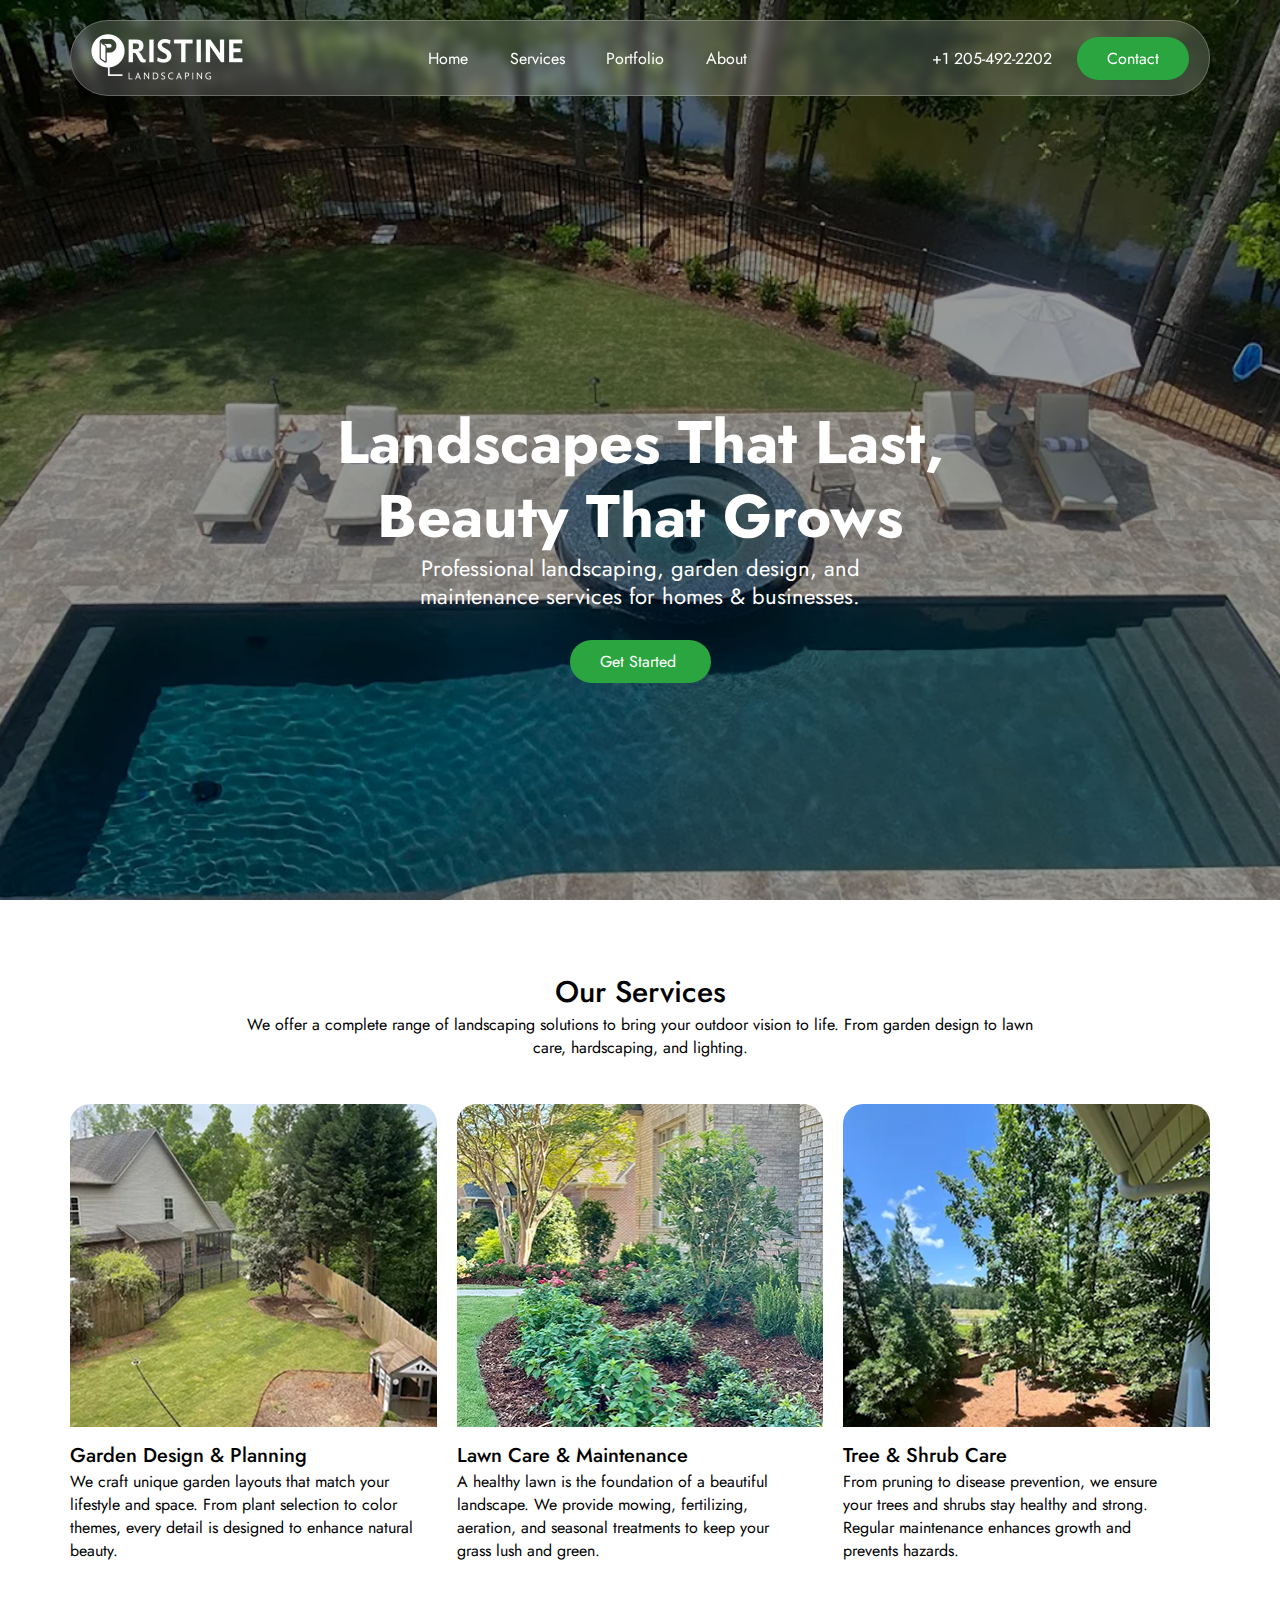
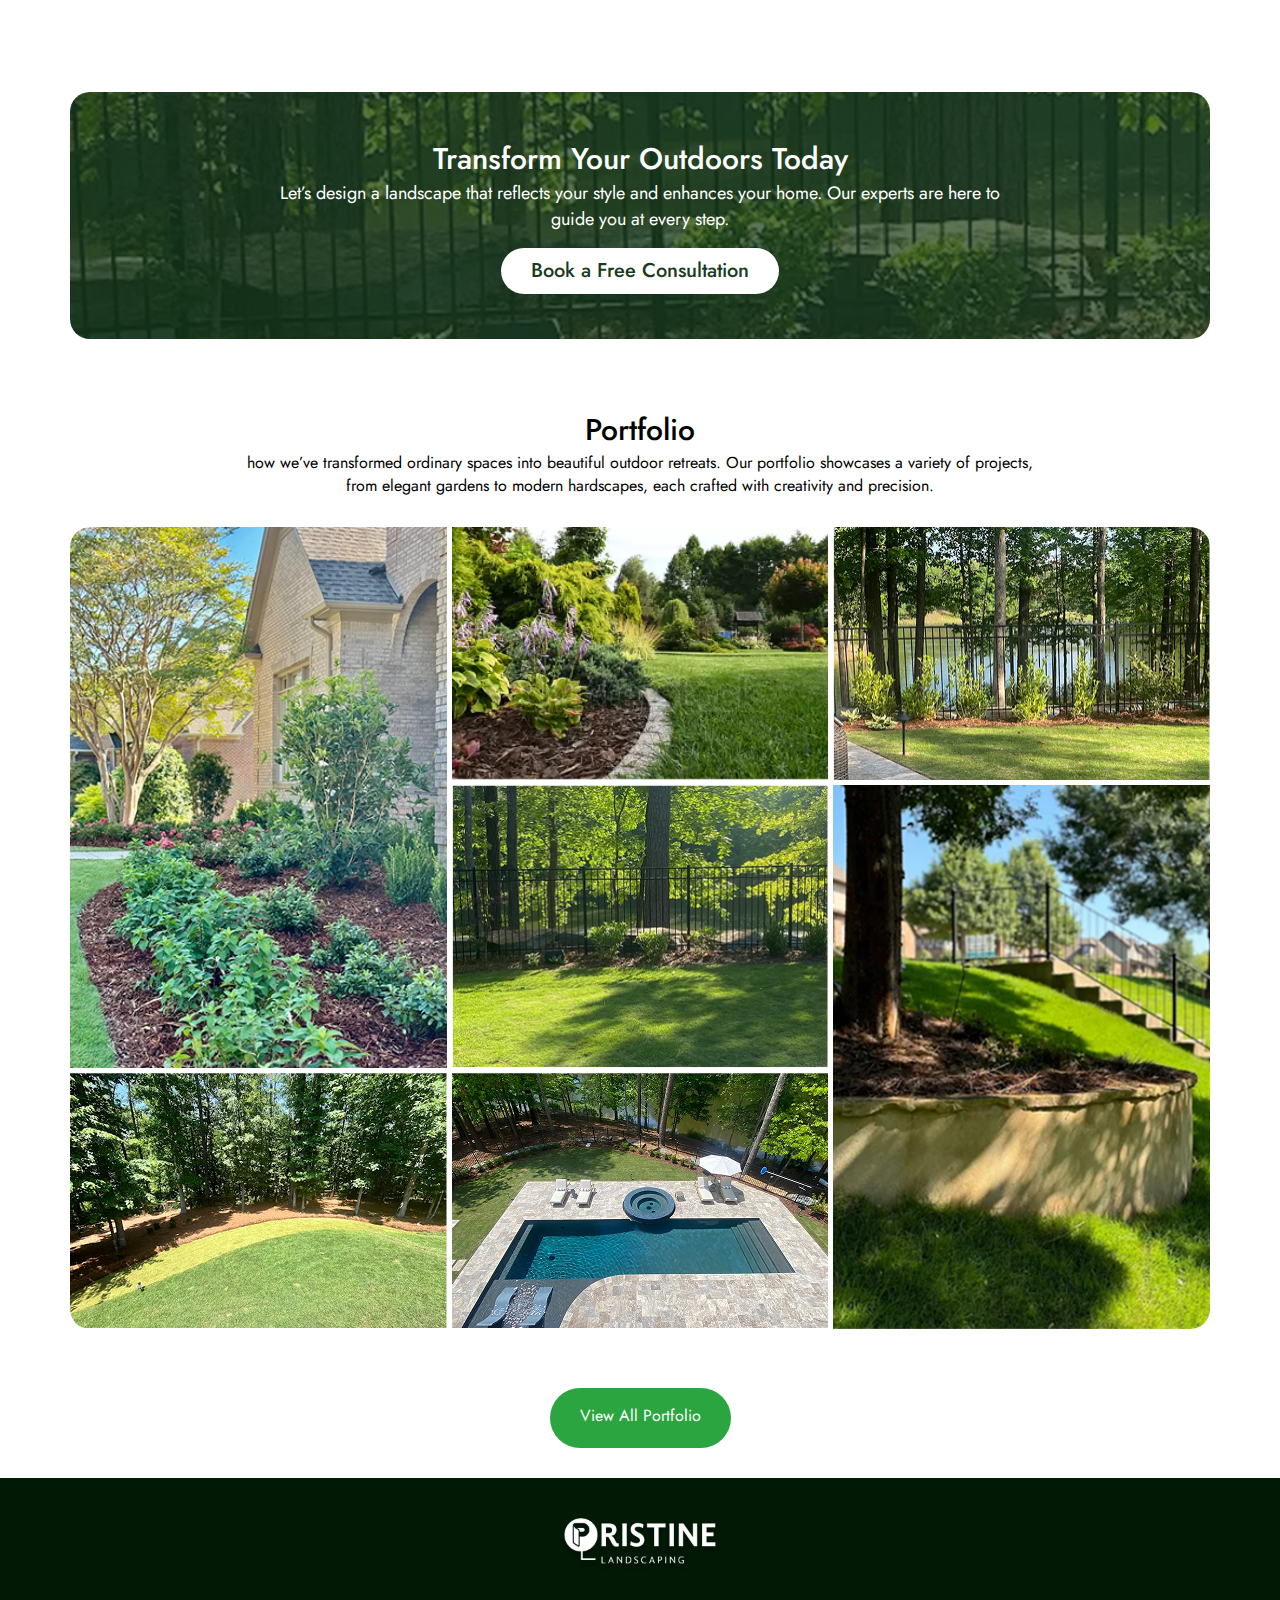
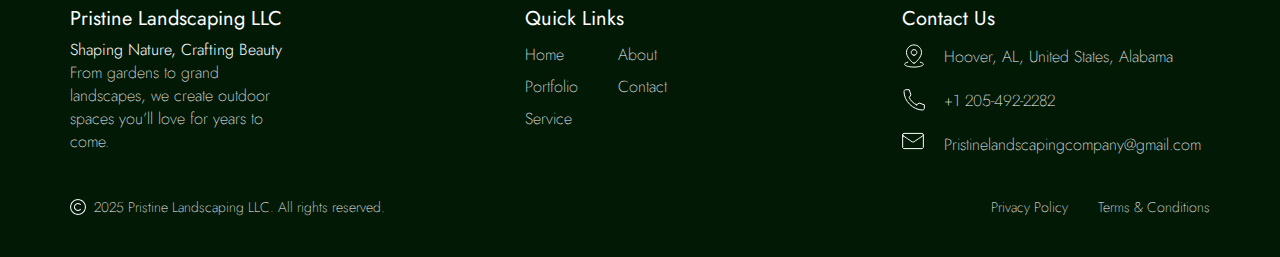
<file: index.html>
<!DOCTYPE html>
<html lang="en">
  <head>
    <meta charset="UTF-8" />
    <meta name="viewport" content="width=device-width, initial-scale=1.0" />
    <title>Home</title>
    <link rel="stylesheet" href="CSS/styles.css" />
    <link rel="preconnect" href="https://fonts.googleapis.com" />
    <link rel="preconnect" href="https://fonts.gstatic.com" crossorigin />
    <link
      href="https://fonts.googleapis.com/css2?family=Jost:wght@200;300;400;500;600;700&display=swap"
      rel="stylesheet"
    />
  </head>

  <body>
    <header>
      <div class="container">
        <div class="header-inner">
          <span class="hamBurger"><svg width="24" height="16" viewBox="0 0 24 16" fill="none" xmlns="http://www.w3.org/2000/svg">
            <path d="M0.25 1.38714C0.25 0.758571 0.7629 0.25 1.39425 0.25H22.6058C22.9092 0.25 23.2003 0.369806 23.4149 0.583061C23.6294 0.796317 23.75 1.08555 23.75 1.38714C23.75 1.68873 23.6294 1.97797 23.4149 2.19122C23.2003 2.40448 22.9092 2.52429 22.6058 2.52429H1.39425C1.09078 2.52429 0.799732 2.40448 0.585143 2.19122C0.370555 1.97797 0.25 1.68873 0.25 1.38714Z" fill="white"/>
            <path d="M0.25 7.88714C0.25 7.25857 0.7629 6.75 1.39425 6.75H22.6058C22.9092 6.75 23.2003 6.86981 23.4149 7.08306C23.6294 7.29632 23.75 7.58555 23.75 7.88714C23.75 8.18873 23.6294 8.47797 23.4149 8.69122C23.2003 8.90448 22.9092 9.02429 22.6058 9.02429H1.39425C1.09078 9.02429 0.799732 8.90448 0.585143 8.69122C0.370555 8.47797 0.25 8.18873 0.25 7.88714Z" fill="white"/>
            <path d="M0.25 14.6129C0.25 13.9843 0.7629 13.4757 1.39425 13.4757H22.6058C22.9092 13.4757 23.2003 13.5955 23.4149 13.8088C23.6294 14.022 23.75 14.3113 23.75 14.6129C23.75 14.9144 23.6294 15.2037 23.4149 15.4169C23.2003 15.6302 22.9092 15.75 22.6058 15.75H1.39425C1.09078 15.75 0.799732 15.6302 0.585143 15.4169C0.370555 15.2037 0.25 14.9144 0.25 14.6129Z" fill="white"/>
            </svg>
            </span>
          <div class="logo-block">
            <img src="images/logo.png" class="logo" alt="logo" />
          </div>
          <nav>
            <ul class="navbar">
              <li><a class="navigation" href="">Home</a></li>
              <li><a class="navigation" href="">Services</a></li>
              <li><a class="navigation" href="">Portfolio</a></li>
              <li><a class="navigation" href="about.html">About</a></li>
            </ul>
          </nav>
          <div class="contact">
            <a class="num" href="tel:+1 205-492-2202">+1 205-492-2202</a>
            <a class="Contact-button" href="">Contact</a>
          </div>
        </div>
      </div>
    </header>
    <main>
      <section class="mobile-overlay">
        <div class="mobile-menu">
          <span class="close-button"><svg width="40" height="40" viewBox="0 0 40 40" fill="none" xmlns="http://www.w3.org/2000/svg">
            <path d="M31.25 8.75L20.1481 20M20.1481 20L31.25 31.25M20.1481 20L8.75 31.25M20.1481 20L8.75 8.75" stroke="#212121" stroke-width="2.5" stroke-linecap="round" stroke-linejoin="round"/>
            </svg></span>
            <div class="mobile-navbar">
              <div class="mobile-menu-logo"><img src="images/image 9 (1).png"/></div>
              <ul class="mobile-nav">
                <li><a class="mobile-navigation" href="">Home</a></li>
                <li><a class="mobile-navigation" href="">Services</a></li>
                <li><a class="mobile-navigation" href="">Portfolio</a></li>
                <li><a class="mobile-navigation" href="about.html">About</a></li>
              </ul>
              <a class="mobile-contact-button" href="#">Contact</a>
            </div>
        </div>
      </section>
      <section class="bannerSection">
        <img
          src="images/Frame 37 (1).png"
          class="bannerImage"
          alt="banner-image"
        />
        <div class="TitleText">
          <div class="mobile-logo"><img src="images//image 9.png"/></div>
          <h1 class="title">Landscapes That Last, Beauty That Grows</h1>
          <p class="subTitle">
            Professional landscaping, garden design, and maintenance services
            for homes & businesses.
          </p>
          <a class="get-Started" href="#">Get Started</a>
        </div>
      </section>
      <section class="serviceSection">
        <div class="container"> <div class="services">
          <div class="services-Title">
            <h1 class="servicetitle">Our Services</h1>
            <p class="serviceSubTitle">
              We offer a complete range of landscaping solutions to bring your
              outdoor vision to life. From garden design to lawn care,
              hardscaping, and lighting.
            </p>
          </div>
          <div class="cards">
            <div class="image-card">
              <img
                src="images/our-services-grid-img-1.png"
                class="imageCard"
                alt="card-image"
              />
              <div class="textContent">
                <P class="image-title">Garden Design & Planning</P>
                <p class="image-caption">
                  We craft unique garden layouts that match your lifestyle and
                  space. From plant selection to color themes, every detail is
                  designed to enhance natural beauty.
                </p>
              </div>
            </div>
            <div class="image-card">
              <img
                src="images/our-services-grid-img-2.png"
                class="imageCard"
                alt="card-image"
              />
              <div class="textContent">
                <P  class="image-title">Lawn Care & Maintenance</P>
                <p  class="image-caption">
                  A healthy lawn is the foundation of a beautiful landscape. We
                  provide mowing, fertilizing, aeration, and seasonal treatments
                  to keep your grass lush and green.
                </p>
              </div>
            </div>
            <div class="image-card">
              <img
                src="images/our-services-grid-img-3.png"
                class="imageCard"
                alt="card-image"
              />
              <div class="textContent">
                <P  class="image-title">Tree & Shrub Care</P>
                <p  class="image-caption">
                  From pruning to disease prevention, we ensure your trees and
                  shrubs stay healthy and strong. Regular maintenance enhances
                  growth and prevents hazards.
                </p>
              </div>
            </div>
          </div>
        </div></div>
       
      </section>
      <section class="bookingSection">
        <div class="container">
        <div class="bookingBanner">
          <div class="bookingTitle">
            <h1 class="bookingHeading">Transform Your Outdoors Today</h1>
            <p class="bookingSubTitle">
              Let’s design a landscape that reflects your style and enhances
              your home. Our experts are here to guide you at every step.
            </p>
          </div>
          <div class="buttonBox">
            <a class="consultation-button">Book a Free Consultation</a>
          </div>
        </div>
        </div>
        </section>
      <section class="portfolioSection">
         <div class="titleBox">
          <h1 class="portfolioTitle">Portfolio</h1>
          <div><p class="portfolioSubTitle">
            how we’ve transformed ordinary spaces into beautiful outdoor
            retreats. Our portfolio showcases a variety of projects, from
            elegant gardens to modern hardscapes, each crafted with creativity
            and precision.
          </p></div>
        </div>
        <div class="gridSection">
      

          <div class="grid-item grid-item1">
            <img src="images/portfolio-grid-img-1.png" alt="portfolio-image" />
            <div class="overlay">
              <p class="imageText">Sustainable Garden Design</p>
            </div>
          </div>
          <div class="grid-item grid-item2">
            <img src="images/portfolio-grid-img-2.png" />
            <div class="overlay">
              <p class="imageText">Sustainable Garden Design</p>
            </div>
          </div>
          <div class="grid-item grid-item3">
            <img src="images/portfolio-grid-img-3.png" />
            <div class="overlay">
              <p class="imageText">Sustainable Garden Design</p>
            </div>
          </div>
          <div class="grid-item grid-item4">
            <img src="images/portfolio-grid-img-4.png" />
            <div class="overlay">
              <p class="imageText">Sustainable Garden Design</p>
            </div>
          </div>
          <div class="grid-item grid-item5">
            <img src="images/portfolio-grid-img-7.png" />
            <div class="overlay">
              <p class="imageText">Sustainable Garden Design</p>
            </div>
          </div>
          <div class="grid-item grid-item6">
            <img src="images/portfolio-grid-img-5.png" />
            <div class="overlay">
              <p class="imageText">Sustainable Garden Design</p>
            </div>
          </div>
          <div class="grid-item grid-item7">
            <img src="images/portfolio-grid-img-6.png" />
            <div class="overlay">
              <p class="imageText">Sustainable Garden Design</p>
            </div>
          </div>
        </div>
       </div>
       
      </section>
      <section class="slider-bar">
        <div class="container"><div class="carousel-container">
          <div class="carousel-track" id="carousel-track">
            <div class="card"><img src="images/portfolio-grid-img-1.png"></div>
            <div class="card"><img src="images/portfolio-grid-img-2.png"></div>
            <div class="card"><img src="images/portfolio-grid-img-3.png"></div>
            <div class="card"><img src="images/portfolio-grid-img-4.png"></div>
            <div class="card"><img src="images/portfolio-grid-img-5.png"></div>
            <div class="card"><img src="images/portfolio-grid-img-6.png"></div>
            <div class="card"><img src="images/portfolio-grid-img-7.png"></div>
          </div>
      
          <div class="pagination-dots" id="dots"></div>
        </div></div>
       
      </section>
      <section class="products">
        <div class="all-products"><a href="#">View All Portfolio</a></div>
      </section>
    </main>
    <footer>
      <div class="container"><div class="footerBox">
        <div class="footerLogo">
          <img src="images/image 9.png" class="footerLogo" />
        </div>
        <div class="details">
          <div class="footer-block">
            <p class="footer-title">Pristine Landscaping LLC</p>
            <h3 class="footer-subtitle">Shaping Nature, Crafting Beauty</h3>
            <p class="footer-text footer-text1">
              From gardens to grand landscapes, we create outdoor spaces you’ll
              love for years to come.
            </p>
          </div>
          <div class="footer-block">
            <p class="footer-title">Quick Links</p>
            <div class="quick-link-box">
              <ul class="links">
                <li><a>Home</a></li>
                <li><a>Portfolio</a></li>
                <li><a>Service</a></li>
              </ul>
              <ul class="links">
                <li><a>About</a></li>
                <li><a>Contact</a></li>
              </ul>
            </div>
          </div>
          <div class="footer-block footer-block3">
            <p class="footer-title">Contact Us</p>
            <div class="contact-main">
              <div class="contact-text">
                <svg
                  width="24"
                  height="24"
                  viewBox="0 0 24 24"
                  fill="none"
                  xmlns="http://www.w3.org/2000/svg"
                >
                  <path
                    d="M12 19.1292C12.4436 19.1292 12.8872 18.9716 13.245 18.6564C15.3772 16.7785 19.5 12.608 19.5 8.4375C19.5 4.29534 16.1422 0.9375 12 0.9375C7.85784 0.9375 4.5 4.29534 4.5 8.4375C4.5 12.608 8.62284 16.7785 10.755 18.6565C11.1127 18.9716 11.5564 19.1292 12 19.1292Z"
                    stroke="white"
                    stroke-miterlimit="10"
                    stroke-linecap="round"
                    stroke-linejoin="round"
                  />
                  <path
                    d="M18.2372 18.1501C20.1626 18.6653 21.375 19.4151 21.375 20.2499C21.375 21.8032 17.1777 23.0624 12 23.0624C6.82233 23.0624 2.625 21.8032 2.625 20.2499C2.625 19.4151 3.83738 18.6653 5.76277 18.1501"
                    stroke="white"
                    stroke-miterlimit="10"
                    stroke-linecap="round"
                    stroke-linejoin="round"
                  />
                  <path
                    d="M12 11.25C13.5533 11.25 14.8125 9.9908 14.8125 8.4375C14.8125 6.8842 13.5533 5.625 12 5.625C10.4467 5.625 9.1875 6.8842 9.1875 8.4375C9.1875 9.9908 10.4467 11.25 12 11.25Z"
                    stroke="white"
                    stroke-miterlimit="10"
                    stroke-linecap="round"
                    stroke-linejoin="round"
                  />
                </svg>
                <p class="footer-text">Hoover, AL, United States, Alabama</p>
              </div>
              <div class="contact-text">
                <svg
                  width="24"
                  height="24"
                  viewBox="0 0 24 24"
                  fill="none"
                  xmlns="http://www.w3.org/2000/svg"
                >
                  <path
                    d="M14.5478 16.8007L17.1474 15.0677L22.3341 16.8007V20.2667C22.3341 21.2238 21.5706 21.9998 20.6134 21.9998C11.0422 21.9998 2 13.0153 2 3.44411C2 2.48702 2.77593 1.7234 3.73302 1.7234H7.19907L8.93209 6.91016L7.19907 9.50969C8.30572 12.2763 11.7812 15.694 14.5478 16.8007Z"
                    stroke="white"
                    stroke-miterlimit="10"
                    stroke-linecap="round"
                    stroke-linejoin="round"
                  />
                </svg>
                <p class="footer-text">+1 205-492-2282</p>
              </div>
              <div class="contact-text">
                <svg
                  width="24"
                  height="24"
                  viewBox="0 0 24 24"
                  fill="none"
                  xmlns="http://www.w3.org/2000/svg"
                >
                  <path
                    d="M1.21894 3.85979C0.859934 3.62058 0.644531 3.21809 0.644531 2.78699V2.78591C0.644531 2.02377 1.26242 1.40593 2.0246 1.40593H19.9754C20.7375 1.40593 21.3554 2.02377 21.3554 2.78591V2.7866V2.78699C21.3554 3.21809 21.14 3.62058 20.781 3.85979C19.0292 5.02789 13.7507 8.54665 11.7659 9.87008C11.302 10.1794 10.6979 10.1794 10.234 9.87008C8.24923 8.54665 2.97073 5.02789 1.21894 3.85979Z"
                    stroke="white"
                    stroke-miterlimit="10"
                    stroke-linecap="round"
                    stroke-linejoin="round"
                  />
                  <path
                    d="M0.644531 2.78651V15.213C0.644531 15.5793 0.789852 15.9303 1.04908 16.1892C1.30797 16.4484 1.65902 16.5938 2.02525 16.5938H19.9747C20.3409 16.5938 20.6919 16.4484 20.9508 16.1892C21.2101 15.9303 21.3554 15.5793 21.3554 15.213V2.78651"
                    stroke="white"
                    stroke-miterlimit="10"
                    stroke-linecap="round"
                    stroke-linejoin="round"
                  />
                </svg>
                <p class="footer-text">Pristinelandscapingcompany@gmail.com</p>
              </div>
            </div>
          </div>
        </div>
        <div class="copyRights">
          <div class="copyright-title">
            <div class="copyright-image">
              <img src="images/copyright 1.png" />
            </div>
            <p>2025 Pristine Landscaping LLC. All rights reserved.</p>
          </div>
          <div class="policies">
            <p>Privacy Policy</p>
            <p>Terms & Conditions</p>
          </div>
        </div>
      </div></div>
      
    </footer>
    <script src="/JS/script.js"></script>
  </body>
</html>
</file>
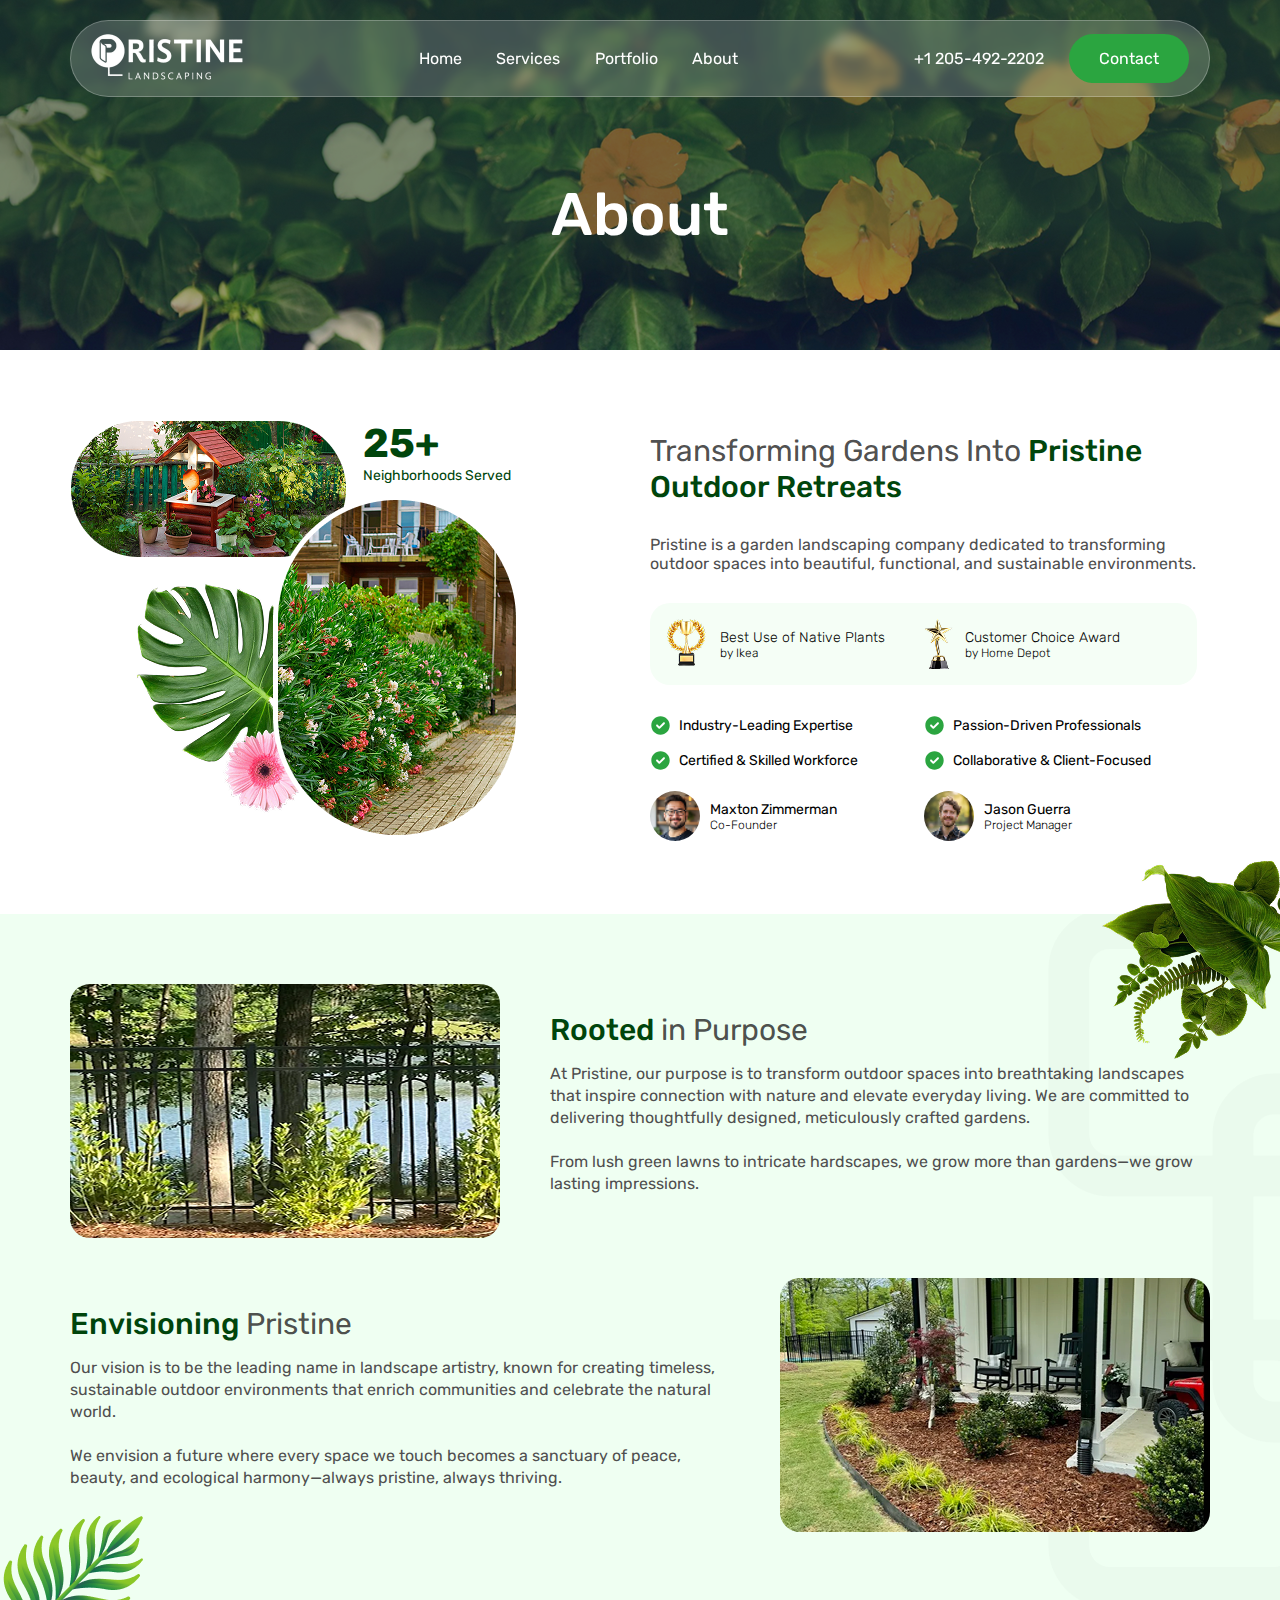
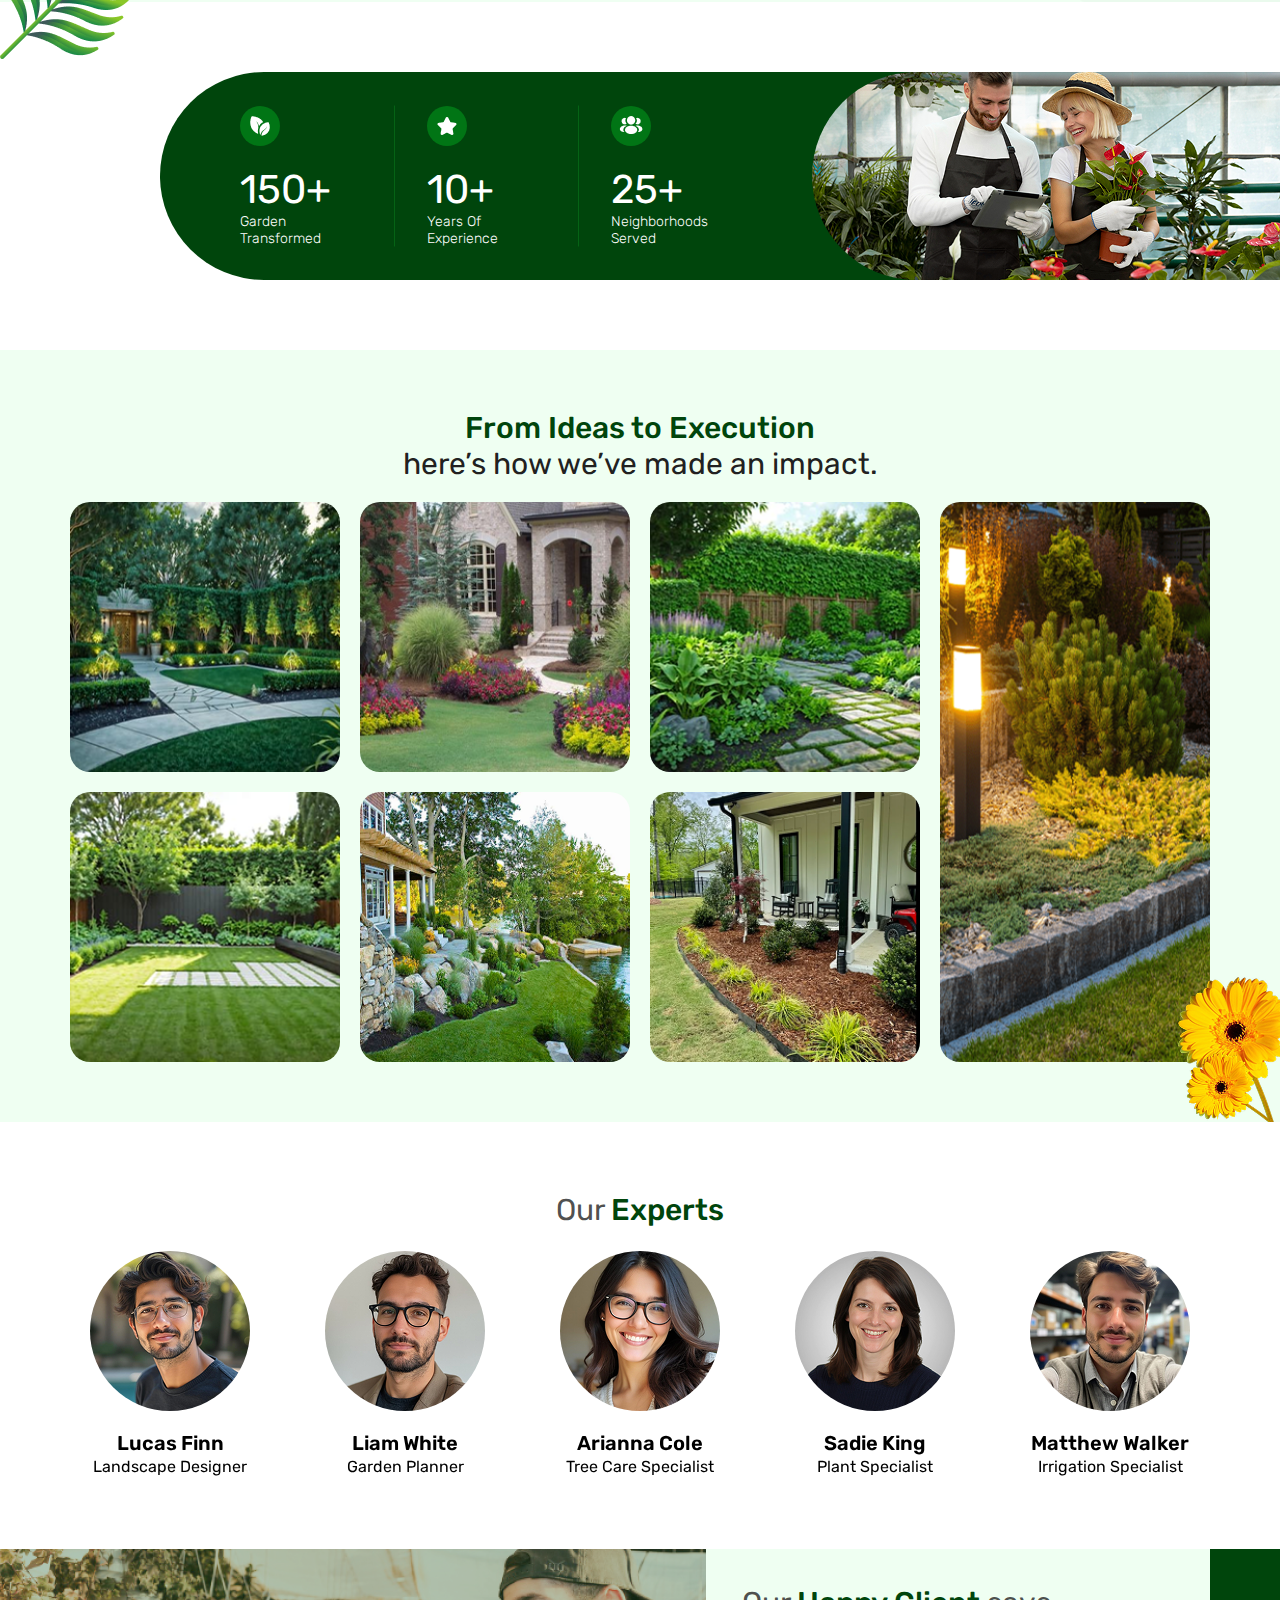
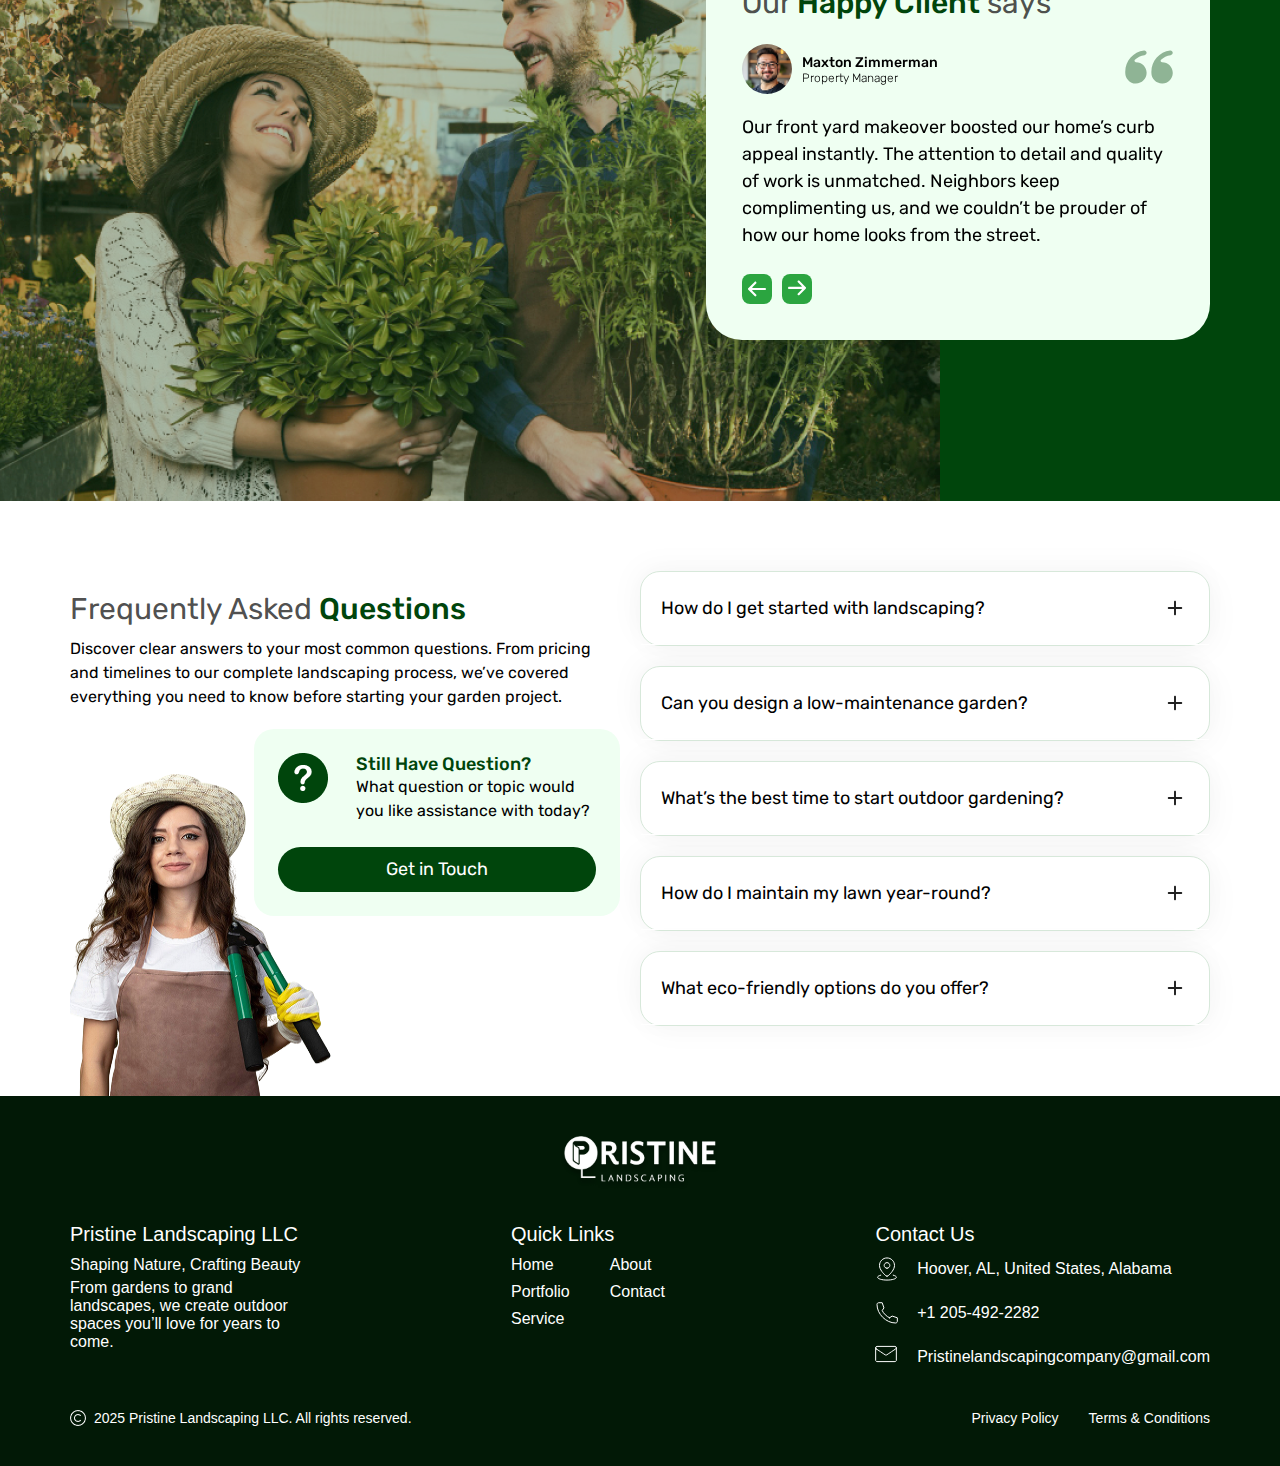
<file: about.html>
<!DOCTYPE html>
<html lang="en">
  <head>
    <meta charset="UTF-8" />
    <meta name="viewport" content="width=device-width, initial-scale=1.0" />
    <title>About</title>

    <link rel="stylesheet" href="CSS/about-style.css" />
    <link rel="preconnect" href="https://fonts.googleapis.com" />
    <link rel="preconnect" href="https://fonts.gstatic.com" crossorigin />
    <link
      href="https://fonts.googleapis.com/css2?family=Rubik:wght@200;300;400;500;600&display=swap"
      rel="stylesheet"
    />
    <link
      rel="stylesheet"
      href="https://cdn.jsdelivr.net/npm/swiper@11/swiper-bundle.min.css"
    />
  </head>
  <body>
    <header>
      <div class="container">
        <div class="header-bar">
          <div class="header-inner">
            <span class="hamburger"
              ><svg
                width="24"
                height="16"
                viewBox="0 0 24 16"
                fill="none"
                xmlns="http://www.w3.org/2000/svg"
              >
                <path
                  d="M0.25 1.38714C0.25 0.758571 0.7629 0.25 1.39425 0.25H22.6058C22.9092 0.25 23.2003 0.369806 23.4149 0.583061C23.6294 0.796317 23.75 1.08555 23.75 1.38714C23.75 1.68873 23.6294 1.97797 23.4149 2.19122C23.2003 2.40448 22.9092 2.52429 22.6058 2.52429H1.39425C1.09078 2.52429 0.799732 2.40448 0.585143 2.19122C0.370555 1.97797 0.25 1.68873 0.25 1.38714Z"
                  fill="white"
                />
                <path
                  d="M0.25 7.88714C0.25 7.25857 0.7629 6.75 1.39425 6.75H22.6058C22.9092 6.75 23.2003 6.86981 23.4149 7.08306C23.6294 7.29632 23.75 7.58555 23.75 7.88714C23.75 8.18873 23.6294 8.47797 23.4149 8.69122C23.2003 8.90448 22.9092 9.02429 22.6058 9.02429H1.39425C1.09078 9.02429 0.799732 8.90448 0.585143 8.69122C0.370555 8.47797 0.25 8.18873 0.25 7.88714Z"
                  fill="white"
                />
                <path
                  d="M0.25 14.6129C0.25 13.9843 0.7629 13.4757 1.39425 13.4757H22.6058C22.9092 13.4757 23.2003 13.5955 23.4149 13.8088C23.6294 14.022 23.75 14.3113 23.75 14.6129C23.75 14.9144 23.6294 15.2037 23.4149 15.4169C23.2003 15.6302 22.9092 15.75 22.6058 15.75H1.39425C1.09078 15.75 0.799732 15.6302 0.585143 15.4169C0.370555 15.2037 0.25 14.9144 0.25 14.6129Z"
                  fill="white"
                />
              </svg>
            </span>
            <div class="logo-block">
              <img src="images/logo.png" class="logo" alt="logo" />
            </div>
            <nav>
              <ul class="navbar">
                <li><a class="navigation" href="index.html">Home</a></li>
                <li><a class="navigation" href="">Services</a></li>
                <li><a class="navigation" href="">Portfolio</a></li>
                <li><a class="navigation" href="">About</a></li>
              </ul>
            </nav>
            <div class="contact">
              <a class="num" href="tel:+1 205-492-2202">+1 205-492-2202</a>
              <a class="Contact-button" href="">Contact</a>
            </div>
          </div>
          <div class="mobile-logo"><img src="images//image 9.png" /></div>
        </div>
      </div>

      <div class="mobile-overlay">
        <div class="mobile-menu">
          <span class="close-button"
            ><svg
              width="40"
              height="40"
              viewBox="0 0 40 40"
              fill="none"
              xmlns="http://www.w3.org/2000/svg"
            >
              <path
                d="M31.25 8.75L20.1481 20M20.1481 20L31.25 31.25M20.1481 20L8.75 31.25M20.1481 20L8.75 8.75"
                stroke="#212121"
                stroke-width="2.5"
                stroke-linecap="round"
                stroke-linejoin="round"
              /></svg></span>
          <div class="mobile-navbar">
            <div class="mobile-menu-logo">
              <img src="images/image 9 (1).png" />
            </div>
            <ul class="mobile-nav">
              <li><a class="mobile-navigation" href="">Home</a></li>
              <li><a class="mobile-navigation" href="">Services</a></li>
              <li><a class="mobile-navigation" href="">Portfolio</a></li>
              <li><a class="mobile-navigation" href="">About</a></li>
            </ul>
            <a class="mobile-contact-button" href="#">Contact</a>
          </div>
        </div>
      </div>
    </header>
    <main>
      <section class="bannerSection">
        <img
          src="images/Frame 378.png"
          class="bannerImage"
          alt="banner-image"
        />
        <div class="TitleText">
          <h1 class="title">About</h1>
        </div>
      </section>
      <section class="outdoor-section">
        <div class="container">
          <div class="outdoor-main">
            <div class="outdoor-image">
              <div class="image-value">
                <h1 class="value">25+</h1>
                <p class="count-text">Neighborhoods Served</p>
              </div>
              <img src="images/Group 10.png" />
            </div>
            <div class="outdoor-content">
              <div class="outdoor-text">
                <h2 class="outdoor-title">
                  Transforming Gardens Into
                  <span class="outdoor-span-title"
                    >Pristine Outdoor Retreats</span
                  >
                </h2>
                <p class="outdoor-smalltitle">
                  Pristine is a garden landscaping company dedicated to
                  transforming outdoor spaces into beautiful, functional, and
                  sustainable environments.
                </p>
              </div>
              <div class="award-section">
                <div class="award-box">
                  <img src="images/image 2353.png" alt="native-plants" />
                  <div>
                    <p class="award-text">Best Use of Native Plants</p>
                    <p class="award-by">by Ikea</p>
                  </div>
                </div>
                <div class="award-box">
                  <img src="images/image 2355.png" alt="native-plants" />
                  <div>
                    <p class="award-text">Customer Choice Award</p>
                    <p class="award-by">by Home Depot</p>
                  </div>
                </div>
              </div>
              <div class="abilities-section">
                <div class="ability">
                  <svg
                    width="21"
                    height="21"
                    viewBox="0 0 21 21"
                    fill="none"
                    xmlns="http://www.w3.org/2000/svg"
                  >
                    <path
                      fill-rule="evenodd"
                      clip-rule="evenodd"
                      d="M10.504 1.31738C15.5773 1.31738 19.6916 5.4317 19.6916 10.505C19.6916 15.5783 15.5773 19.6926 10.504 19.6926C5.43073 19.6926 1.31641 15.5783 1.31641 10.505C1.31641 5.4317 5.43073 1.31738 10.504 1.31738ZM8.59609 13.4892L6.34674 11.238C5.96353 10.8545 5.96345 10.2293 6.34674 9.84589C6.73011 9.4626 7.35817 9.465 7.73875 9.84589L9.32453 11.4329L13.2694 7.48803C13.6528 7.10466 14.2781 7.10466 14.6614 7.48803C15.0448 7.87132 15.0442 8.49721 14.6614 8.88004L10.0194 13.5221C9.63659 13.9049 9.01069 13.9054 8.6274 13.5221C8.61663 13.5113 8.60624 13.5003 8.59609 13.4892Z"
                      fill="#2BA540"
                    />
                  </svg>
                  <p>Industry-Leading Expertise</p>
                </div>
                <div class="ability">
                  <svg
                    width="21"
                    height="21"
                    viewBox="0 0 21 21"
                    fill="none"
                    xmlns="http://www.w3.org/2000/svg"
                  >
                    <path
                      fill-rule="evenodd"
                      clip-rule="evenodd"
                      d="M10.504 1.31738C15.5773 1.31738 19.6916 5.4317 19.6916 10.505C19.6916 15.5783 15.5773 19.6926 10.504 19.6926C5.43073 19.6926 1.31641 15.5783 1.31641 10.505C1.31641 5.4317 5.43073 1.31738 10.504 1.31738ZM8.59609 13.4892L6.34674 11.238C5.96353 10.8545 5.96345 10.2293 6.34674 9.84589C6.73011 9.4626 7.35817 9.465 7.73875 9.84589L9.32453 11.4329L13.2694 7.48803C13.6528 7.10466 14.2781 7.10466 14.6614 7.48803C15.0448 7.87132 15.0442 8.49721 14.6614 8.88004L10.0194 13.5221C9.63659 13.9049 9.01069 13.9054 8.6274 13.5221C8.61663 13.5113 8.60624 13.5003 8.59609 13.4892Z"
                      fill="#2BA540"
                    />
                  </svg>
                  <p>Passion-Driven Professionals</p>
                </div>
                <div class="ability">
                  <svg
                    width="21"
                    height="21"
                    viewBox="0 0 21 21"
                    fill="none"
                    xmlns="http://www.w3.org/2000/svg"
                  >
                    <path
                      fill-rule="evenodd"
                      clip-rule="evenodd"
                      d="M10.504 1.31738C15.5773 1.31738 19.6916 5.4317 19.6916 10.505C19.6916 15.5783 15.5773 19.6926 10.504 19.6926C5.43073 19.6926 1.31641 15.5783 1.31641 10.505C1.31641 5.4317 5.43073 1.31738 10.504 1.31738ZM8.59609 13.4892L6.34674 11.238C5.96353 10.8545 5.96345 10.2293 6.34674 9.84589C6.73011 9.4626 7.35817 9.465 7.73875 9.84589L9.32453 11.4329L13.2694 7.48803C13.6528 7.10466 14.2781 7.10466 14.6614 7.48803C15.0448 7.87132 15.0442 8.49721 14.6614 8.88004L10.0194 13.5221C9.63659 13.9049 9.01069 13.9054 8.6274 13.5221C8.61663 13.5113 8.60624 13.5003 8.59609 13.4892Z"
                      fill="#2BA540"
                    />
                  </svg>
                  <p>Certified & Skilled Workforce</p>
                </div>
                <div class="ability">
                  <svg
                    width="21"
                    height="21"
                    viewBox="0 0 21 21"
                    fill="none"
                    xmlns="http://www.w3.org/2000/svg"
                  >
                    <path
                      fill-rule="evenodd"
                      clip-rule="evenodd"
                      d="M10.504 1.31738C15.5773 1.31738 19.6916 5.4317 19.6916 10.505C19.6916 15.5783 15.5773 19.6926 10.504 19.6926C5.43073 19.6926 1.31641 15.5783 1.31641 10.505C1.31641 5.4317 5.43073 1.31738 10.504 1.31738ZM8.59609 13.4892L6.34674 11.238C5.96353 10.8545 5.96345 10.2293 6.34674 9.84589C6.73011 9.4626 7.35817 9.465 7.73875 9.84589L9.32453 11.4329L13.2694 7.48803C13.6528 7.10466 14.2781 7.10466 14.6614 7.48803C15.0448 7.87132 15.0442 8.49721 14.6614 8.88004L10.0194 13.5221C9.63659 13.9049 9.01069 13.9054 8.6274 13.5221C8.61663 13.5113 8.60624 13.5003 8.59609 13.4892Z"
                      fill="#2BA540"
                    />
                  </svg>
                  <p>Collaborative & Client-Focused</p>
                </div>
              </div>
              <div class="team-members">
                <div class="member">
                  <img src="images/founder.png" class="team-image" />
                  <div>
                    <p class="team-text">Maxton Zimmerman</p>
                    <p class="award-by">Co-Founder</p>
                  </div>
                </div>
                <div class="member">
                  <img src="images/manager.png" class="team-image" />
                  <div>
                    <p class="team-text">Jason Guerra</p>
                    <p class="award-by">Project Manager</p>
                  </div>
                </div>
              </div>
              <div></div>
            </div>
          </div>
        </div>
        <div class="lief-image"><img src="images/lief.png" /></div>
      </section>
      <section class="info-section">
        <div class="container">
          <div class="about-info">
            <div class="info-box">
              <img src="images/rooted.png" />
              <div class="info">
                <h2 class="outdoor-title">
                  <span class="outdoor-span-title">Rooted</span> in Purpose
                </h2>
                <br />
                <p class="outdoor-smalltitle">
                  At Pristine, our purpose is to transform outdoor spaces into
                  breathtaking landscapes that inspire connection with nature
                  and elevate everyday living. We are committed to delivering
                  thoughtfully designed, meticulously crafted gardens.
                </p>
                <br />
                <p class="outdoor-smalltitle">
                  From lush green lawns to intricate hardscapes, we grow more
                  than gardens—we grow lasting impressions.
                </p>
              </div>
            </div>
            <div class="info-box">
              <div class="info">
                <h2 class="outdoor-title">
                  <span class="outdoor-span-title">Envisioning</span> Pristine
                </h2>
                <br />
                <p class="outdoor-smalltitle">
                  Our vision is to be the leading name in landscape artistry,
                  known for creating timeless, sustainable outdoor environments
                  that enrich communities and celebrate the natural world.
                </p>
                <br />
                <p class="outdoor-smalltitle">
                  We envision a future where every space we touch becomes a
                  sanctuary of peace, beauty, and ecological harmony—always
                  pristine, always thriving.
                </p>
              </div>
              <img src="images/envision.png" />
            </div>
          </div>
        </div>
        <img src="images/Sidedesign.png" class="sidebars" />
        <img src="images/leftlief.png" class="leftlief" />
      </section>
      <section class="workdone-section">
        <div class="rightbar">
          <div class="counter-main">
            <div class="counter-box">
              <div class="icon"><img src="images/livies.png" /></div>
              <p class="work-value">150+</p>
              <p class="value-text">Garden Transformed</p>
            </div>
            <div class="counter-box">
              <div class="icon"><img src="images/star.png" /></div>
              <p class="work-value">10+</p>
              <p class="value-text">Years Of Experience</p>
            </div>
            <div class="counter-box">
              <div class="icon"><img src="images/neighborhood.png" /></div>
              <p class="work-value">25+</p>
              <p class="value-text">Neighborhoods Served</p>
            </div>
          </div>
          <img src="images/counterimage.png" class="counter-image" />
        </div>
      </section>
      <section class="impact-section">
        <div class="container">
          <h2 class="impact-title">From Ideas to Execution</h2>
          <p class="impact-smalltitle">here’s how we’ve made an impact.</p>
          <div class="grid-section">
            <div class="grid-item grid-item1">
              <img src="images/impact-grid1.png" />
            </div>
            <div class="grid-item grid-item2">
              <img src="images/impact-grid2.png" />
            </div>
            <div class="grid-item grid-item3">
              <img src="images/impact-grid4.png" />
            </div>
            <div class="grid-item grid-item4">
              <img src="images/impact-grid3.png" />
            </div>
            <div class="grid-item grid-item5">
              <img src="images/impact-grid5.png" />
            </div>
            <div class="grid-item grid-item6">
              <img src="images/impact-grid6.png" />
            </div>
            <div class="grid-item grid-item7">
              <img src="images/impact-grid7.png" />
            </div>
          </div>
        </div>
        <img src="images/flower.png" class="flower" />
      </section>
      <section class="expert-section">
        <div class="container">
          <div class="expert-main">
            <h2 class="expert-title">
              Our <span class="outdoor-span-title">Experts</span>
            </h2>
            <div class="swiper expert-swiper">
              <div class="swiper-wrapper">
                <div class="swiper-slide">
                  <div class="swiper-expert-item">
                    <img src="images/expert-image1.png" />
                    <h2 class="expert-swiper-name">Lucas Finn</h2>
                    <p class="expert-swiper-role">Landscape Designer</p>
                  </div>
                </div>
                <div class="swiper-slide">
                  <div class="swiper-expert-item">
                    <img src="images/expert-image2.png" />
                    <h2 class="expert-swiper-name">Liam White</h2>
                    <p class="expert-swiper-role">Garden Planner</p>
                  </div>
                </div>
                <div class="swiper-slide">
                  <div class="swiper-expert-item">
                    <img src="images/expert-image3.png" />
                    <h2 class="expert-swiper-name">Arianna Cole</h2>
                    <p class="expert-swiper-role">Tree Care Specialist</p>
                  </div>
                </div>
                <div class="swiper-slide">
                  <div class="swiper-expert-item">
                    <img src="images/expert-image4.png" />
                    <h2 class="expert-swiper-name">Sadie King</h2>
                    <p class="expert-swiper-role">Plant Specialist</p>
                  </div>
                </div>
                <div class="swiper-slide">
                  <div class="swiper-expert-item">
                    <img src="images/expert-image5.png" />
                    <h2 class="expert-swiper-name">Matthew Walker</h2>
                    <p class="expert-swiper-role">Irrigation Specialist</p>
                  </div>
                </div>
              </div>
              <div class="pagination"></div>
            </div>
          </div>
        </div>
      </section>
      <section class="review-section">
        <div class="review-main">
          <img src="images/client.png" class="review-image" />
          <div class="container">
            <div class="review-container">
              <div class="review-box">
                <h2 class="outdoor-title">
                  Our <span class="outdoor-span-title">Happy Client </span>says
                </h2>
                <div>
                  <div class="swiper mySwiper">
                    <div class="swiper-wrapper">
                      <div class="swiper-slide">
                        <div class="swiper-box">
                          <div class="top-bar">
                            <div class="top-box">
                              <img
                                src="images/founder.png"
                                class="team-image"
                              />
                              <div>
                                <h2 class="review-person-name">
                                  Maxton Zimmerman
                                </h2>
                                <p class="award-by">Property Manager</p>
                              </div>
                            </div>

                            <div class="queote">
                              <svg
                                width="50"
                                height="50"
                                viewBox="0 0 50 50"
                                fill="none"
                                xmlns="http://www.w3.org/2000/svg"
                              >
                                <g opacity="0.4">
                                  <path
                                    d="M27.375 30.8656V29.6806C27.375 18.6912 35.5108 9.73584 46.1356 8.46114C47.5322 8.29359 48.75 9.41988 48.75 10.8265C48.75 12.0401 47.8328 13.0366 46.6287 13.1883C42.8855 13.6598 39.533 15.3586 37.0268 17.8221C36.1366 18.6971 36.7763 20.1857 38.0244 20.1806C38.0363 20.1806 38.0481 20.1806 38.06 20.1806C44.1846 20.1806 49.0441 25.2304 48.7361 31.4223C48.4668 36.836 44.0304 41.2724 38.6167 41.5417C32.4248 41.8497 27.375 36.9902 27.375 30.8656Z"
                                    fill="#00450C"
                                  />
                                  <path
                                    d="M1.25 30.6288L1.25 29.6806C1.25 18.6912 9.38577 9.73584 20.0106 8.46114C21.4072 8.29359 22.625 9.41988 22.625 10.8265C22.625 12.0401 21.7079 13.0366 20.5038 13.1884C16.7629 13.6601 13.4094 15.359 10.9044 17.8224C10.0146 18.6974 10.6542 20.1859 11.9022 20.1806C11.9148 20.1806 11.9274 20.1806 11.94 20.1806C17.875 20.1806 22.625 24.9306 22.625 30.8656C22.625 36.9098 17.7069 41.7218 11.6266 41.5512C5.80664 41.3878 1.25 36.451 1.25 30.6288Z"
                                    fill="#00450C"
                                  />
                                </g>
                              </svg>
                            </div>
                          </div>
                          <div>
                            <p class="swiper-text">
                              Our front yard makeover boosted our home’s curb
                              appeal instantly. The attention to detail and
                              quality of work is unmatched. Neighbors keep
                              complimenting us, and we couldn’t be prouder of
                              how our home looks from the street.
                            </p>
                          </div>
                        </div>
                      </div>
                      <div class="swiper-slide">
                        <div class="swiper-slide">
                          <div class="swiper-box">
                            <div class="top-bar">
                              <div class="top-box">
                                <img
                                  src="images/founder.png"
                                  class="team-image"
                                />
                                <div>
                                  <h2 class="team-text">Maxton Zimmerman</h2>
                                  <p class="award-by">Property Manager</p>
                                </div>
                              </div>

                              <div>
                                <svg
                                  width="50"
                                  height="50"
                                  viewBox="0 0 50 50"
                                  fill="none"
                                  xmlns="http://www.w3.org/2000/svg"
                                >
                                  <g opacity="0.4">
                                    <path
                                      d="M27.375 30.8656V29.6806C27.375 18.6912 35.5108 9.73584 46.1356 8.46114C47.5322 8.29359 48.75 9.41988 48.75 10.8265C48.75 12.0401 47.8328 13.0366 46.6287 13.1883C42.8855 13.6598 39.533 15.3586 37.0268 17.8221C36.1366 18.6971 36.7763 20.1857 38.0244 20.1806C38.0363 20.1806 38.0481 20.1806 38.06 20.1806C44.1846 20.1806 49.0441 25.2304 48.7361 31.4223C48.4668 36.836 44.0304 41.2724 38.6167 41.5417C32.4248 41.8497 27.375 36.9902 27.375 30.8656Z"
                                      fill="#00450C"
                                    />
                                    <path
                                      d="M1.25 30.6288L1.25 29.6806C1.25 18.6912 9.38577 9.73584 20.0106 8.46114C21.4072 8.29359 22.625 9.41988 22.625 10.8265C22.625 12.0401 21.7079 13.0366 20.5038 13.1884C16.7629 13.6601 13.4094 15.359 10.9044 17.8224C10.0146 18.6974 10.6542 20.1859 11.9022 20.1806C11.9148 20.1806 11.9274 20.1806 11.94 20.1806C17.875 20.1806 22.625 24.9306 22.625 30.8656C22.625 36.9098 17.7069 41.7218 11.6266 41.5512C5.80664 41.3878 1.25 36.451 1.25 30.6288Z"
                                      fill="#00450C"
                                    />
                                  </g>
                                </svg>
                              </div>
                            </div>
                            <div>
                              <p class="swiper-text">
                                Our front yard makeover boosted our home’s curb
                                appeal instantly. The attention to detail and
                                quality of work is unmatched. Neighbors keep
                                complimenting us, and we couldn’t be prouder of
                                how our home looks from the street.
                              </p>
                            </div>
                          </div>
                        </div>
                      </div>
                    </div>
                    <div class="swiper-buttons">
                      <div class="swiper-button-prev">
                        <svg
                          width="13.12"
                          height="16"
                          viewBox="0 0 16 16"
                          fill="none"
                          xmlns="http://www.w3.org/2000/svg"
                        >
                          <path
                            d="M5.86502 14.2837C5.8632 14.2819 5.86141 14.2801 5.85959 14.2783L0.258624 8.68464C0.214421 8.64019 0.175159 8.59108 0.141491 8.53819L0.0536331 8.37713L0.017014 8.26731L0.017014 8.18676C-0.00567133 8.06335 -0.00567133 7.93681 0.017014 7.81336L0.017014 7.74016L0.017014 7.6523L0.0829077 7.52782C0.120591 7.45846 0.167368 7.39442 0.222005 7.33745L5.85959 1.72186C6.23265 1.34582 6.83994 1.34338 7.21598 1.71644C7.2178 1.71822 7.21958 1.72004 7.2214 1.72186C7.58306 2.10092 7.58306 2.69726 7.2214 3.07636L3.88278 6.42228C3.74125 6.56663 3.74351 6.79843 3.8879 6.93996C3.95506 7.00582 4.04498 7.0433 4.13905 7.0446L15.0408 7.0446C15.5705 7.04457 16 7.47394 16 8.00367C16 8.53339 15.5707 8.9628 15.0409 8.96287H15.0408L4.13905 8.96287C3.9369 8.96571 3.77529 9.13189 3.77814 9.33403C3.77948 9.42807 3.81692 9.51802 3.88278 9.58519L7.2214 12.9165C7.58773 13.2965 7.58773 13.8983 7.2214 14.2783C6.84834 14.6543 6.24106 14.6568 5.86502 14.2837Z"
                            fill="white"
                          />
                        </svg>
                      </div>
                      <div class="swiper-button-next">
                        <svg
                          width="13.12"
                          height="16"
                          viewBox="0 0 16 16"
                          fill="none"
                          xmlns="http://www.w3.org/2000/svg"
                        >
                          <path
                            d="M10.135 13.2837C10.1368 13.2819 10.1386 13.2801 10.1404 13.2783L15.7414 7.68464C15.7856 7.64019 15.8248 7.59108 15.8585 7.53819L15.9464 7.37713L15.983 7.26731V7.18676C16.0057 7.06335 16.0057 6.93681 15.983 6.81336V6.74016V6.6523L15.9171 6.52782C15.8794 6.45846 15.8326 6.39442 15.778 6.33745L10.1404 0.721862C9.76735 0.345822 9.16006 0.343385 8.78402 0.71644C8.7822 0.718224 8.78042 0.720043 8.7786 0.721862C8.41694 1.10092 8.41694 1.69726 8.7786 2.07636L12.1172 5.42228C12.2588 5.56663 12.2565 5.79843 12.1121 5.93996C12.0449 6.00582 11.955 6.0433 11.861 6.0446L0.959208 6.0446C0.429483 6.04457 4.19617e-05 6.47394 7.62939e-06 7.00367C-2.67029e-05 7.53339 0.429346 7.9628 0.95907 7.96287H0.959208L11.861 7.96287C12.0631 7.96571 12.2247 8.13189 12.2219 8.33403C12.2205 8.42807 12.1831 8.51802 12.1172 8.58519L8.7786 11.9165C8.41227 12.2965 8.41227 12.8983 8.7786 13.2783C9.15166 13.6543 9.75894 13.6568 10.135 13.2837Z"
                            fill="white"
                          />
                        </svg>
                      </div>
                    </div>
                  </div>
                </div>
              </div>
            </div>
          </div>
        </div>
      </section>
      <section class="question-section">
        <div class="container">
          <div class="question-main">
            <div class="question-left-box">
              <img src="images/gardener.png" class="gardener-image" />
              <div class="question-section-title">
                <h2 class="outdoor-title">
                  Frequently Asked
                  <span class="outdoor-span-title">Questions</span>
                </h2>
                <p class="section-text">
                  Discover clear answers to your most common questions. From
                  pricing and timelines to our complete landscaping process,
                  we’ve covered everything you need to know before starting your
                  garden project.
                </p>
              </div>
              <div class="green-box">
                <div class="q-title">
                  <div>
                    <img src="images/questionmark.png" class="q-logo" />
                  </div>
                  <div>
                    <h2 class="question-title">Still Have Question?</h2>
                    <p class="question-detail-title">
                      What question or topic would you like assistance with
                      today?
                    </p>
                  </div>
                </div>
                <div class="get-in-touch">
                  <a class="getintouch-button">Get in Touch</a>
                </div>
              </div>
            </div>
            <div class="question-right-box">
              <div class="accordation">
                <div class="questions-title">
                  <h4 class="accordion-title accordation-title1">
                    How do I get started with landscaping?
                  </h4>
                </div>
                <div class="question-details">
                  <p>
                    Contact us for a consultation—we’ll assess your space,
                    discuss ideas, and share a clear plan with timelines and
                    costs.
                  </p>
                </div>
              </div>
              <div class="accordation">
                <div class="questions-title">
                  <h4 class="accordion-title accordation-title2">
                    Can you design a low-maintenance garden?
                  </h4>
                </div>
                <div class="question-details">
                  <p>
                    Contact us for a consultation—we’ll assess your space,
                    discuss ideas, and share a clear plan with timelines and
                    costs.
                  </p>
                </div>
              </div>
              <div class="accordation">
                <div class="questions-title">
                  <h4 class="accordion-title accordation-title3">
                    What’s the best time to start outdoor gardening?
                  </h4>
                </div>
                <div class="question-details">
                  <p>
                    Contact us for a consultation—we’ll assess your space,
                    discuss ideas, and share a clear plan with timelines and
                    costs.
                  </p>
                </div>
              </div>
              <div class="accordation">
                <div class="questions-title">
                  <h4 class="accordion-title accordation-title4">
                    How do I maintain my lawn year-round?
                  </h4>
                </div>
                <div class="question-details">
                  <p>
                    Contact us for a consultation—we’ll assess your space,
                    discuss ideas, and share a clear plan with timelines and
                    costs.
                  </p>
                </div>
              </div>
              <div class="accordation">
                <div class="questions-title">
                  <h4 class="accordion-title accordation-title5">
                    What eco-friendly options do you offer?
                  </h4>
                </div>
                <div class="question-details">
                  <p>
                    Contact us for a consultation—we’ll assess your space,
                    discuss ideas, and share a clear plan with timelines and
                    costs.
                  </p>
                </div>
              </div>
            </div>
          </div>
        </div>
      </section>
    </main>
    <footer>
      <div class="container">
        <div class="footerBox">
          <div class="footerLogo">
            <img src="images/image 9.png" class="footerLogo" />
          </div>
          <div class="details">
            <div class="footer-block">
              <p class="footer-title">Pristine Landscaping LLC</p>
              <h3 class="footer-subtitle">Shaping Nature, Crafting Beauty</h3>
              <p class="footer-text footer-text1">
                From gardens to grand landscapes, we create outdoor spaces
                you’ll love for years to come.
              </p>
            </div>
            <div class="footer-block">
              <p class="footer-title">Quick Links</p>
              <div class="quick-link-box">
                <ul class="links">
                  <li><a>Home</a></li>
                  <li><a>Portfolio</a></li>
                  <li><a>Service</a></li>
                </ul>
                <ul class="links">
                  <li><a>About</a></li>
                  <li><a>Contact</a></li>
                </ul>
              </div>
            </div>
            <div class="footer-block footer-block3">
              <p class="footer-title">Contact Us</p>
              <div class="contact-main">
                <div class="contact-text">
                  <svg
                    width="24"
                    height="24"
                    viewBox="0 0 24 24"
                    fill="none"
                    xmlns="http://www.w3.org/2000/svg"
                  >
                    <path
                      d="M12 19.1292C12.4436 19.1292 12.8872 18.9716 13.245 18.6564C15.3772 16.7785 19.5 12.608 19.5 8.4375C19.5 4.29534 16.1422 0.9375 12 0.9375C7.85784 0.9375 4.5 4.29534 4.5 8.4375C4.5 12.608 8.62284 16.7785 10.755 18.6565C11.1127 18.9716 11.5564 19.1292 12 19.1292Z"
                      stroke="white"
                      stroke-miterlimit="10"
                      stroke-linecap="round"
                      stroke-linejoin="round"
                    />
                    <path
                      d="M18.2372 18.1501C20.1626 18.6653 21.375 19.4151 21.375 20.2499C21.375 21.8032 17.1777 23.0624 12 23.0624C6.82233 23.0624 2.625 21.8032 2.625 20.2499C2.625 19.4151 3.83738 18.6653 5.76277 18.1501"
                      stroke="white"
                      stroke-miterlimit="10"
                      stroke-linecap="round"
                      stroke-linejoin="round"
                    />
                    <path
                      d="M12 11.25C13.5533 11.25 14.8125 9.9908 14.8125 8.4375C14.8125 6.8842 13.5533 5.625 12 5.625C10.4467 5.625 9.1875 6.8842 9.1875 8.4375C9.1875 9.9908 10.4467 11.25 12 11.25Z"
                      stroke="white"
                      stroke-miterlimit="10"
                      stroke-linecap="round"
                      stroke-linejoin="round"
                    />
                  </svg>
                  <p class="footer-text">Hoover, AL, United States, Alabama</p>
                </div>
                <div class="contact-text">
                  <svg
                    width="24"
                    height="24"
                    viewBox="0 0 24 24"
                    fill="none"
                    xmlns="http://www.w3.org/2000/svg"
                  >
                    <path
                      d="M14.5478 16.8007L17.1474 15.0677L22.3341 16.8007V20.2667C22.3341 21.2238 21.5706 21.9998 20.6134 21.9998C11.0422 21.9998 2 13.0153 2 3.44411C2 2.48702 2.77593 1.7234 3.73302 1.7234H7.19907L8.93209 6.91016L7.19907 9.50969C8.30572 12.2763 11.7812 15.694 14.5478 16.8007Z"
                      stroke="white"
                      stroke-miterlimit="10"
                      stroke-linecap="round"
                      stroke-linejoin="round"
                    />
                  </svg>
                  <p class="footer-text">+1 205-492-2282</p>
                </div>
                <div class="contact-text">
                  <svg
                    width="24"
                    height="24"
                    viewBox="0 0 24 24"
                    fill="none"
                    xmlns="http://www.w3.org/2000/svg"
                  >
                    <path
                      d="M1.21894 3.85979C0.859934 3.62058 0.644531 3.21809 0.644531 2.78699V2.78591C0.644531 2.02377 1.26242 1.40593 2.0246 1.40593H19.9754C20.7375 1.40593 21.3554 2.02377 21.3554 2.78591V2.7866V2.78699C21.3554 3.21809 21.14 3.62058 20.781 3.85979C19.0292 5.02789 13.7507 8.54665 11.7659 9.87008C11.302 10.1794 10.6979 10.1794 10.234 9.87008C8.24923 8.54665 2.97073 5.02789 1.21894 3.85979Z"
                      stroke="white"
                      stroke-miterlimit="10"
                      stroke-linecap="round"
                      stroke-linejoin="round"
                    />
                    <path
                      d="M0.644531 2.78651V15.213C0.644531 15.5793 0.789852 15.9303 1.04908 16.1892C1.30797 16.4484 1.65902 16.5938 2.02525 16.5938H19.9747C20.3409 16.5938 20.6919 16.4484 20.9508 16.1892C21.2101 15.9303 21.3554 15.5793 21.3554 15.213V2.78651"
                      stroke="white"
                      stroke-miterlimit="10"
                      stroke-linecap="round"
                      stroke-linejoin="round"
                    />
                  </svg>
                  <p class="footer-text">
                    Pristinelandscapingcompany@gmail.com
                  </p>
                </div>
              </div>
            </div>
          </div>
          <div class="copyRights">
            <div class="copyright-title">
              <div class="copyright-image">
                <img src="images/copyright 1.png" />
              </div>
              <p>2025 Pristine Landscaping LLC. All rights reserved.</p>
            </div>
            <div class="policies">
              <p>Privacy Policy</p>
              <p>Terms & Conditions</p>
            </div>
          </div>
        </div>
      </div>
    </footer>
    <script src="https://cdn.jsdelivr.net/npm/swiper@11/swiper-bundle.min.js"></script>

    <script>
      var swiper = new Swiper(".mySwiper", {
        slidesPerView: 1,
        spaceBetween: 30,
        loop: true,
        pagination: {
          el: ".swiper-pagination",
          clickable: true,
        },
        navigation: {
          nextEl: ".swiper-button-next",
          prevEl: ".swiper-button-prev",
        },
      });
    </script>
    <script>
      var swiper = new Swiper(".expert-swiper", {
        slidesPerView: 5, // default value
        spaceBetween: 35,
        pagination: {
          el: ".pagination",
          clickable: true,
        },
        breakpoints: {
          1180: {
            slidesPerView: 5,
          },
          1023: {
            slidesPerView: 4,
          },
          766: {
            slidesPerView: 3,
          },
          574: {
            slidesPerView: 2,
          },
          478: {
            slidesPerView: 1,
          },
          100: {
            slidesPerView: 1,
          },
        },
      });
    </script>

    <script src="JS/aboutjs.js"></script>
  </body>
</html>
</file>
<file: CSS/styles.css>
*{
    margin: 0;
    padding: 0;
    box-sizing: border-box;
}

html{
    font-size: 62.5%;
}

body{
    overflow-x: hidden;
    font-family: "Rubik,";
}
img {
    max-width: 100%;
    height: auto;
}
header{
    width: 100%;
    position: absolute;
    top: 2rem; /* 20px */
    z-index: 1;
}

.container{
    padding : 0px 5rem; /* 50px */
    margin: 0 auto;
    max-width: 124rem;
}

.header-inner{
    max-width: 114rem; /* 1140px */
    margin :auto;
    padding: 1.3rem 2rem; /* 10px 20px */
    border-radius: 7rem; /* 70px */
    display: flex;
    justify-content: space-between;
    gap:1rem;
    align-items: center;
    background: rgba(255, 255, 255, 0.18);
    border: 1px solid rgba(255, 255, 255, 0.25);
    backdrop-filter: blur(0.5rem); /* 5px */
}

.mobile-logo{
    display: none;
}

.hamBurger{
    display:none;
}

header .logo {
    width : auto;
    height: 4.6rem; /* 46px */
}

nav ul{
    width: 31.9rem; /* 319px */
    display: flex;
    justify-content: space-between;
    font-size: 1.6rem; /* 16px */
    font-family: "Jost",sans-serif;
    list-style: none;
}

ul .navigation{
    color: white;
    text-decoration: none;
    
}

.image-title{
    font-size: 2rem;
    font-weight: 500;
}

header .contact{
    display: flex;
    gap: 2.5rem; /* 20px */
    align-items: center;
}

.contact .num{
    text-decoration: none;
    color: white;
    font-size: 1.6rem; /* 16px */
    font-family: "Jost",sans-serif;
}

.contact .Contact-button{
    text-decoration: none;
    height: 4.3rem; /* 43px */
    line-height: 4.3rem; /* 43px */
    padding : 0px 3rem; /* 30px */
    border-radius: 10rem; /* 100px */
    background-color: #2BA540;
    font-size: 1.6rem; /* 16px */
    color: white;
    font-family: "Jost",sans-serif;
}

.bannerImage{
    position: absolute;
    top: 0px;
    left: 0px;
    width: 100%;
    height: 100%;
    object-fit: cover;
}

.bannerSection{
    height: 100vh;
    display: flex;
}

.TitleText{
    position: relative;
    max-width: 60.9rem; /* 609px */
    padding-top: 4.3rem; /* 43px */
    margin:auto;
    display: flex;
    flex-direction: column;
    justify-content: center;
    align-items: center;
}

.title{
    font-size: 6rem; /* 60px */
    font-weight: bold;
    font-family: "Jost",sans-serif;
    color: white;
    text-align: center;
    line-height: 7.4rem; 
    margin-top: 14.5rem;
}

.subTitle{
    padding: 0px 2.5rem; /* 25px */
    font-size: 2.2rem; /* 22px */
    color: white;
    font-family: "Jost",sans-serif;
    text-align: center;
    line-height: 2.8rem; /* 28px */
}

.get-Started{
    display: block;
    width: 14.1rem; /* 141px */
    height: 4.3rem; /* 43px */
    margin-top: 3rem; /* 30px */
    line-height: 4.3rem; /* 43px */
    padding: 0px 3rem; /* 30px */
    background-color: #2BA540;
    text-decoration:none ;
    font-size: 1.6rem; /* 16px */
    border-radius: 10rem; /* 100px */
    color: white;
    font-family: "Jost",sans-serif;
}

.serviceSection{
    padding:7rem 0px; /* 40px */
    display: flex;
    flex-direction: column;
    justify-content: center;
    margin: auto;
}

.services{
    max-width: 114rem; /* 1140px */
    margin: auto;
}

.servicetitle{
    text-align: center;
    font-size: 3rem; /* 30px */
    font-weight: 500;
    font-family: "Jost",sans-serif;
}

.serviceSubTitle{
    text-align: center;
    padding: 0px 16.3rem;
    font-size: 1.6rem; /* 16px */
    font-family: "Jost",sans-serif;
}

.cards{
    padding-top: 4.5rem; /* 30px */
    display: flex;
    flex-wrap: wrap;
    max-width: 114rem;
    gap: 2rem; 
}

.image-card{
    flex:0 0 32.15%;
    /* max-width: 36.7rem; */
}

.textContent{
    
    padding: 1.2rem 2rem 2rem 0px; /* 20px */
    font-size: 1.6rem; /* 20px */
    font-family: "Jost",sans-serif;
}

.image-caption{
    padding-top: 0.9    rem;
}

.imageCard{
    width: 100%;
    border-top-left-radius: 2rem; /* 20px */
    border-top-right-radius: 2rem; /* 20px */
}

.bookingSection{
    width: 100%;
    padding: 4rem 0px; 
}

.bookingBanner{
    max-width: 114rem; /* 1140px */
    margin: auto;
    border-radius: 2rem; /* 20px */
    background-image: url(/images/Frame\ 168\.png);
    background-size: cover;
    background-repeat: no-repeat;
    padding: 4.5rem 3rem; /* 45px 30px */
}

.bookingTitle{
    max-width: 73.8rem; /* 738px */
    margin: auto;
    color: white;
    font-family: "Jost",sans-serif;
}

.bookingHeading{
    font-size: 3rem; /* 30px */
    text-align: center;
    font-weight: 500;
}

.bookingSubTitle{
    font-size: 1.8rem; /* 18px */
    text-align: center;
}

.buttonBox{
    padding-top: 1.6rem; /* 30px */
    display: flex;
    align-items: center;
    justify-content: center;
}

.consultation-button{
    background-color: white;
    margin: auto;
    color: #193C1F;
    font-size: 2rem; /* 20px */
    font-weight: 500;
    border-radius: 10rem; /* 100px */
    height: 4.6rem; /* 46px */
    line-height: 4.6rem; /* 46px */
    padding: 0px 3rem; /* 30px */
    font-family: "Jost",sans-serif;
}

.portfolioSection{
    max-width: 114rem; /* 1140px */
    margin: auto;
    padding: 2.9rem 0px; /* 40px */
}

.portfolioTitle{
    text-align: center;
    font-size: 3rem; /* 30px */
    font-weight: 500;
    font-family: "Jost",sans-serif;
}

.portfolioSubTitle{
    text-align: center;
    margin: 0px 16.3rem; /* 163px */
    padding: 0rem 1rem;
    font-size: 1.6rem; /* 16px */
    font-family: "Jost",sans-serif;
}

.gridSection{
    margin-top: 3rem;/* 40px */
    display: grid;
    border-radius: 2rem; /* 20px */
    gap: 0.5rem; /* 5px */
    grid-template-columns: repeat(3, 1fr);
}

.grid-item1 {
    grid-row: span 2;
    border-top-left-radius: 2rem;
}

.grid-item1 img {
    border-top-left-radius: 2rem;
}

.grid-item3 img{
    border-top-right-radius: 2rem;
}

.grid-item5 img {
    border-bottom-right-radius: 2rem;
}

.grid-item6 img {
    border-bottom-left-radius: 2rem;
}

.grid-item {
    position: relative; 
    overflow: hidden;  
}

.imageText{
    position: absolute;
    bottom: -1rem; 
    padding: 0rem 1.5rem;
    left: 1rem; 
    color: white;
    font-size: 2rem; 
    font-family: "Jost",sans-serif;
    transition: all 0.3s;
}

  .overlay {
    position: absolute;
    top: 0;
    left: 0;
    width: 100%;
    height: 100%;
    background: linear-gradient(to top, #101010, transparent);
    opacity: 0;
    transition: opacity 0.3s ease-in-out;
    z-index: 1;
  }
  
  .grid-item:hover .overlay {
    opacity: 1;
  }

  .grid-item:hover .imageText {
    transform: translateY(-2rem);
  }

.grid-item5 {
    grid-row: span 2;
}

.grid-item5 .overlay {
    border-bottom-right-radius: 2rem;
}

.grid-item6 .overlay {
    border-bottom-left-radius: 2rem;
}

.grid-item img {
    height: 100%;
    width: 100%;
    object-fit: cover;
    display: block;
}
footer{
    padding: 4rem 0px; /* 40px */
    background-color: #021906;
}

.footerBox{
    max-width: 114rem; /* 1140px */
    margin: auto;
}



.footerLogo{
    max-width: 16rem; /* 160px */
    margin: auto;
}

.details{
    color: white;
    display: flex;
    margin: 3rem 0rem;
    font-family: "Jost",sans-serif;
    justify-content: space-between;
    flex-wrap: wrap;

    flex: 0 0 33%;
    /* align-items: center; */
}

.links {
    list-style: none;
    display: flex;
    flex-direction: column;
    gap: 0.9rem;
}

.footer-title{
    font-size: 2rem;
    font-weight: 400;
}

.quick-link-box{
    display: flex;
    margin-top: 1rem;
    gap: 4rem;
    font-size: 1.6rem;
    font-weight: 200 ;
}

.footer-subtitle{
    font-size: 1.6rem;
    font-weight: 300;
    margin-top: 0.5rem;
}

.footer-text{
    font-size: 1.6rem;
    font-weight: 200;
}

.contact-main{
    display: flex;
    flex-wrap: wrap;
    flex-direction: column;
    gap:2rem;
    margin: 1.1rem 0rem;
}

.contact-text{
    display: flex;
    align-items: center;
    gap:1.77rem
}

.footer-block3{
    flex:0 0 27%;
}

.footer-text1{
    max-width: 22rem;
}

.copyRights{
    display: flex;
    justify-content: space-between;
    align-items: center;
    margin-top: 1rem;
    flex-wrap: wrap;
}

.copyright-image{
    display: flex;
    justify-content: center;
    align-items: center;
}

.copyright-title{
    color: white;
    font-family: "Jost",sans-serif;
    font-weight: 200;
    font-size: 1.4rem;
    display: flex;
    justify-content: center;
    align-items: center;
    gap:0.8rem
}

.policies{
    font-size: 1.4rem;
    font-family: "Jost",sans-serif;
    color: white;
    font-weight: 200;
    display: flex;
    gap:3rem
}

.products{
    max-width: 114rem;
    margin: auto;
    padding: 3rem;
    display: flex;
    justify-content: center;
    align-items: center;
}

.all-products{
    text-decoration: none;
    height: 6rem;
    padding : 1.6rem 3rem; /* 30px */
    border-radius: 10rem; /* 100px */
    background-color: #2BA540;
    font-size: 1.6rem; /* 16px */
    color: white;
    font-family: "Jost",sans-serif;
}

.mobile-contact-button{
    text-decoration: none;
    height: 4.9rem; 
    display: inline-block;
    margin-top: 3rem;
    line-height: 4.9rem; 
    padding : 0rem 3rem; /* 30px */
    border-radius: 10rem; /* 100px */
    background-color: #2BA540;
    font-size: 1.6rem; /* 16px */
    color: white;
    font-family: "Jost",sans-serif;
    
}

.all-products a{
    color: white;
    text-decoration: none;
}

.slider-bar{
    display: none;
}

.carousel-container {
    overflow: hidden;
    max-width: 1000px;
    margin: auto;
    padding: 0rem 1rem;
    position: relative;
  }
  
  .carousel-track {
    display: flex;
    gap: 0.5rem;
    transition: transform 0.5s ease;
  }
  
  .card {
    flex: 0 0 25%; /* Default: 4 cards per row */
    border-radius: 2rem;
    overflow: hidden;
    text-align: center;
  }
  
  .card img {
    width: 32rem;
    height: 32rem;
    object-fit: cover;
    border-radius: 10px 10px 0 0;
  }
  
  .card p {
    margin: 10px 0;
    font-weight: bold;
    font-size: 14px;
  }
  
  /* ✅ Tablet (3 cards) */
  
  
  .pagination-dots {
    text-align: center;
    margin-top: 16px;
  }
  
  .mobile-overlay {
    position: fixed;
    top: 0;
    right: -300rem; /* Initially hidden off-screen */
    width: 100%;
    height: 100%;
    /* display: flex;
    justify-content: center;
    align-items: center; */
    overflow: auto;
    background-color: rgba(255, 255, 255, 0.9);
    transition: right 0.3s ease;
    z-index: 1000;
  }


  
  .mobile-menu {
    color: white;
  }

  .close-button{
    position: absolute;
    top: 2.5rem;
    left: 2.7rem;
  }
  
  .mobile-navbar{
    text-align: center;
    height: 100%;
    width: 100%;
    margin-top: 16rem;
    gap:5rem;
    padding: 1rem;
  }
  

  .mobile-navigation{
    color: black;
    font-size: 3rem;
    font-weight: 500;
    text-decoration: none;
    font-family: "Jost",sans-serif;
  }

  .mobile-nav{
    height: 100%;
    list-style: none;
    margin-top: 3rem;
    gap: 5rem;
    font-size: 2rem;
    font-family: "Jost",sans-serif;
  }

  .hamBurger {
    cursor: pointer;
  }


  
  .pagination-dots span {
    display: inline-block;
    height: 10px;
    width: 10px;
    margin: 0 4px;
    background: #ccc;
    border-radius: 50%;
    cursor: pointer;
    transition: all 0.3s;
  }
  
  .pagination-dots .active {
    background: #2e7d32;
  }


@media screen and (min-width: 600px) and (max-width: 1024px) {

    .image-card{
        flex: 0 0 48%;
        /* max-width: 36.7rem; */
    }
    
     .footer-block3{
        flex:0 0 20%;
     } 

    .slider-bar{
        display: block;
    }

    .gridSection{
        display: none;
    }




}

@media screen and (max-width : 600px){
    .policies{
        /* flex-direction: column; */
        flex: 0 0 50%;
        margin-top: 1rem;
    }
   
}



@media screen and (max-width: 780px) {

    .serviceSubTitle{
        padding: 0rem 1rem;
    }

    .hamBurger{
        display: block;
    }
    
    header .logo-block{
        display: none;
    }

    .mobile-logo{
        display: block;
    }

    header .contact{
        display: none;
    }

    header ul{
        display: none;
    }

    .header-inner{
        height: 4.6rem;
        width: 4.6rem;
        min-width: 4.6rem;
        display: flex;
        align-items: center;
        padding: 1rem;
        border-radius: 100%;
        margin: 0;
        gap: 0
    }

    .title{
        font-size: 3.6rem;
        line-height: 4.4rem;
        margin: 1rem;
    }

    .footer-block3{
        flex:0 0 50%;
    }

    .footer-block{
        margin-top: 1rem;
    }

    .gridSection{
        display: none;
    }

    .image-card{
        flex: 0 0 47.5%;
    }

    .slider-bar{
        display: block;
    }

    .footer-subtitle{
        margin: 1rem 0rem;
    }

    .quick-link-box{
        margin: 1rem 0rem;
    }

    .contact-main{
        margin: 1rem 0rem;
    }

    .portfolioSubTitle{
        margin: 0rem 1rem; 
    }

    .container{
        padding: 0rem 2.5rem;
    }

    .bookingSection{
        padding: 0rem 0rem;
    }

    .serviceSection{
        padding: 4rem 0rem 0rem 0rem;
    }
}


@media  (max-width : 450px) {


    .bookingSection{
        padding: 0rem 0rem;
    }

    .text{
        font-size: 2.6rem;
    }
 

    .bookingBanner{
        width: 100%;
    }

    .image-card{
        flex:0 0 100%;
    }

    .bookingHeading{
        font-size: 2.2rem;
    }

    .consultation-button{
        font-size: 1.3rem;
    }


    
}

@media (max-width: 1024px) {
    .card {
      flex: 0 0 33.3333%;
    }

    
  }
  
  @media (max-width: 768px) {
    .card {
      flex: 0 0 50%;
    }
  }
  
  @media (max-width: 480px) {
    .card {
      flex: 0 0 90%; 
    }

    .policies{
        flex: 0 0 100%;
    }
  }

@media screen and (max-width:330px){
    .footer-block3{
        flex: 0 0 30%;
    }

    .footer-text{
        font-size: 1.4rem;
        font-weight: 200;
    }

    .consultation-button{
        font-size: 1rem;
    }

  

   
}
</file>
<file: CSS/about-style.css>
*{
    margin: 0;
    padding: 0;
    box-sizing: border-box;
}

html{
    font-size: 62.5%;
    font-family: "Rubik",sans-serif;
}


body{
    overflow-x: hidden;
}

img {
    max-width: 100%;
    height: auto;
}
header{
    width: 100%;
    position: absolute;
    top: 2rem; /* 20px */
    z-index: 1;
}

.container{
    padding : 0px 5rem; /* 50px */
    margin: 0 auto;
    max-width: 124rem;
}

.header-inner{
    max-width: 114rem; /* 1140px */
    margin :auto;
    padding: 1.3rem 2rem; /* 10px 20px */
    border-radius: 7rem; /* 70px */
    display: flex;
    justify-content: space-between;
    gap:1rem;
    align-items: center;
    background: rgba(255, 255, 255, 0.18);
    border: 1px solid rgba(255, 255, 255, 0.25);
    backdrop-filter: blur(0.5rem); /* 5px */
}

.header-bar{
    /* display: flex; */
    /* justify-content: space-between;
    align-items: center; */
}

.mobile-logo{
    display: none;
}

.hamburger{
    display:none;
}

header .logo {
    width : auto;
    height: 4.6rem; /* 46px */
}

nav ul{
    width: 31.9rem; /* 319px */
    display: flex;
    justify-content: space-between;
    font-size: 1.6rem; /* 16px */
    font-family: "Rubik",sans-serif;
    list-style: none;
}

ul .navigation{
    color: white;
    text-decoration: none;
    
}



header .contact{
    display: flex;
    gap: 2.5rem; /* 20px */
    align-items: center;
}

.contact .num{
    text-decoration: none;
    color: white;
    font-size: 1.6rem; /* 16px */
    font-family: "Rubik",sans-serif;
}

.contact .Contact-button{
    text-decoration: none;
    height: 4.9rem; 
    display: inline-block;
    line-height: 4.9rem; 
    padding : 0rem 3rem; /* 30px */
    border-radius: 10rem; /* 100px */
    background-color: #2BA540;
    font-size: 1.6rem; /* 16px */
    color: white;
}



.mobile-contact-button{
    text-decoration: none;
    height: 4.9rem; 
    display: inline-block;
    margin-top: 3rem;
    line-height: 4.9rem; 
    padding : 0rem 3rem; /* 30px */
    border-radius: 10rem; /* 100px */
    background-color: #2BA540;
    font-size: 1.6rem; /* 16px */
    color: white;
    font-family: "Rubik",sans-serif;
    
}


.mobile-overlay {
    position: fixed;
    top: 0;
    right: -100%; /* Initially hidden off-screen */
    width: 100%;
    height: 100%;
    /* display: flex;
    justify-content: center;
    align-items: center; */
    display: hidden;
    opacity: 1;
    overflow: auto;
    background-color: rgba(255, 255, 255, 0.9);
    transition: right 0.3s ease;
    z-index: 1000;
  }


  
  .mobile-menu {
    color: white;
  }

  .close-button{
    position: absolute;
    top: 2.5rem;
    left: 2.7rem;
  }
  
  .mobile-navbar{
    text-align: center;
    height: 100%;
    width: 100%;
    margin-top: 16rem;
    gap:5rem;
    padding: 1rem;
  }
  

  .mobile-navigation{
    color: black;
    font-size: 3rem;
    font-weight: 500;
    text-decoration: none;
    font-family: "Rubik",sans-serif;
  }

  .mobile-nav{
    height: 100%;
    list-style: none;
    margin-top: 3rem;
    gap: 5rem;
    font-size: 2rem;
    font-family: "Rubik",sans-serif;
  }

  .hamburger {
    cursor: pointer;
  }

  
.bannerImage{
    position: absolute;
    top: 0px;
    left: 0px;
    width: 100%;
    height: 100%;
    object-fit: cover;
}

.bannerSection{
    height: 35rem;
    position: relative;
    display: flex;
    justify-content: center;
    padding-top: 8rem;
}

.TitleText{
    position: relative;
    margin:auto;
    /* align-items: center; */
}

.title{
    font-size: 6rem; /* 60px */
    font-weight: 500;
    font-family: "Rubik",sans-serif;
    color: white;
    text-align: center;
    line-height: 7.4rem; 
}

.image-value{
    position: absolute;
    color: #00450C;
    right: 1rem;
    top: 0rem;
    
}

.value{
    font-size: 4rem;
}

.work-value{
    padding-top: 2rem;
    font-size: 4rem;
    color: white;
}

.value-text{
    font-size: 1.4rem;
    font-weight: 300;
    color: white;
}

.count-text{
    font-size: 1.4rem;
    font-weight: 400;
}

.outdoor-content{
    padding: 1.3rem;
}

.outdoor-section{
    padding-top: 7rem;
    padding-bottom: 3rem;
    position: relative;
}

.outdoor-image{
    position: relative;
}

.outdoor-image img{
    max-width: 46.4rem;
} 


.outdoor-text{
    display: flex;
    flex-direction: column;
    gap: 3rem;
}

.outdoor-main{
    display: flex;
    gap: 11.6rem;
}

.outdoor-title{
    font-size: 3rem;
    color: #212121cc;
    font-weight: 400;
    font-family: "Rubik",sans-serif;
}

.outdoor-span-title{
    font-weight: 500;
    color: #00450C;
}

.outdoor-smalltitle{
    font-size: 1.6rem;
    font-weight: 400;
    font-family: "Rubik",sans-serif;
    color: #4F4F4F;
}

.award-section{
    display: flex;
    /* justify-content: center; */
    flex-wrap: wrap;
    align-items: center;
    padding: 1.6rem;
    margin: 3rem 0rem;
    background-color: #F5FEF6;
    border-radius: 2rem;
}

.award-box{
    display: flex;
    flex: 0 0 50%;
    align-items: center;
    gap: 1.2rem;
}

.award-text{
    font-size: 1.4rem;
    font-weight: 300;
}

.award-by{
    font-size: 1.2rem;
    font-weight: 100;
}
.abilities-section{
    display: flex;
    flex-wrap: wrap;
}

.team-text
{
    font-size: 1.4rem;
    font-weight: 400;
}

.lief-image{
    height: 20.9rem;
    position: absolute;
    bottom: -18em;
    z-index: 1;
    right: 0rem;
}

.leftlief{
    position: absolute;
    left: 0;
    bottom: -5.7rem;
}



.ability{
    display: flex;
       align-items: center;
       /* justify-content: center; */
       gap: 0.8rem;
       margin-bottom: 1.4rem;
       flex: 0 0 50%;
       font-size: 1.4rem;
       font-weight: 400;
}

.team-members{
    display: flex;
    align-items: center;
    flex-wrap: wrap;
}

.member{
    display: flex;
    flex: 0 0 50%;
    margin-top: 0.6rem;
    align-items: center;
    gap: 1rem;
}

.team-image{
    border-radius: 50%;
    height: 5rem;
    width: 5rem;
}  

.info{
    padding: 3.5rem 0rem;
    line-height: 2.2rem;
}

.info-section{
    position: relative;
    max-width: 100%;
    background-color: #EFFFF2;
    margin-top: 3rem;
}

.about-info{
    max-width: 100%;
    display: flex;
    flex-direction: column;
    gap: 4rem;
    padding: 7rem 0rem;
}

.info-box img{
    border-radius: 2rem;
}

.sidebars{
    position: absolute;
    right: 0rem;
    top: 0rem;
}

.info-box{
    display: flex;
    gap: 5rem;
}



.workdone-section{
    padding: 7rem 0rem;
}

.icon{
    height: 4rem;
    width: 4rem;
    background-color: #017515;
    border-radius: 50%;
    display: flex;
    justify-content: center;
    align-items: center;
}


.rightbar{
    /* height:20.8rem; */
    margin-left: calc(((100vw - 960px) / 2));
    border-top-left-radius: 50rem;
    
    border-bottom-left-radius: 50rem;
    background-color: #00450C;
    display: flex;
    justify-content: space-between;
    align-items: center;
    /* padding: 4.4rem 0rem; */
    padding-left: 8rem;
    gap: 6.4rem;
    /* max-width: 60.9%; */
    flex: 0 0 60.9%;
    align-self: center;
}

.counter-main{
    display: flex;
    justify-content: center;
    gap: 6.4rem;
    /* max-width: 100%; */
    max-width: 71rem;
}

.counter-image{
    border-top-left-radius: 25rem;
    border-bottom-left-radius: 25rem;
}

.counter-box{
    position: relative;
}

.counter-box::before{
    content: '';
    position: absolute;
    right: 0;
    top: 50%;
    transform: translate(3.2rem, -50%);
    background-color:  #056315;
    width: 1px;
    height: 100%;
}
.counter-box:last-child::before{
    display: none;
}

.impact-section{
    background-color: #EFFFF2;
    padding: 6rem 0rem;
    position: relative;
}

.impact-title{
    text-align: center;
    font-size: 3rem;
    font-weight: 500;
    color: #00450C;
}

.impact-smalltitle{
    text-align: center;
    font-size: 3rem;
    font-weight: 400;
    color: #212121
}

.grid-section{
    padding-top: 2rem;
    display: grid;
    gap: 2rem;
    grid-template-columns: repeat(4,1fr);
}

.grid-item img {
    height: 100%;
    width: 100%;
    object-fit: cover;
    display: block;
}

.grid-item {
    border-radius: 2rem;
    position: relative; 
    overflow: hidden;  
}

.grid-item4{
    grid-row: span 2;
}

.flower{
    position: absolute;
    right: 0;
    bottom: -3.5rem;
}

.expert-main{
    padding: 7rem 0rem;
}

.expert-swiper-name{
    font-size: 2rem;
    font-weight:600;
    padding-top: 2rem;
    text-align: center;
}

.expert-swiper-role{
    font-weight: 400;
    font-size: 1.6rem;
    text-align: center;
    line-height: 2.4rem;
}

.swiper-wrapper{
    padding-top: 2.3rem;
}

.expert-box{
    padding-top: 4rem;
    display: flex;
    justify-content: space-between;
    align-items: center;
}

.expert-title{
    color: #212121cc;
    font-size: 3rem;
    font-weight: 400;
    text-align: center;
}

.expert-box img{
    border-radius: 50rem;
}

.expert-name{
    font-size: 2rem;
    font-weight:600;
    padding-top: 2rem;
    text-align: center;
}

.expert-role{
    font-weight: 400;
    font-size: 1.6rem;
    text-align: center;
    line-height: 2.4rem;
}

.swiper-expert-item{
    display: flex;
    flex-direction: column;
    justify-content: center;
    align-items: center;
}
.swiper-wrapper img {
    border-radius: 25rem;
}





.review-section{
    position: relative; 
    min-height: 55.2rem;
    /* z-index: 0; */
}

.review-image {
    position: absolute;
    height: 55.2rem;
    width: 100%;
    object-fit: cover;
    z-index: 0;
  }
  

  .review-container {
    position: relative;
    z-index: 1;
  }

.review-box{
    /* position: absolute; */
    max-width: 50.4rem;
    margin-left: auto;
    padding: 3.6rem;
    background-color:#EFFFF2;
    z-index: 1;
    border-bottom-left-radius: 3.6rem;
    border-bottom-right-radius: 3.6rem;
}

.review-person-name{
    font-weight: 500;
    font-size: 1.4rem;
}


.swiper {
    height: 100%;
    position: relative;
  }

  .swiper-slide {
    font-size: 18px;
    display: flex;
    flex-direction: column;
    justify-content: center;
    align-items: center;
  }

  .swiper-slide img {
    display: block;
    object-fit: cover;
  }

  .swiper-button-prev,
.swiper-button-next {
    position: static !important;
    padding: 0.5rem;
    height: 3rem !important;
    width: 3rem !important;
    background-color:#2BA540;
    border-radius: 0.8rem;

}

.swiper-button-next svg , .swiper-button-prev svg{
    height: auto;
    max-width: 100%;
    padding: 0.1rem;
    fill: white;
}


.swiper-pagination-bullet-active{
    background-color: #004d00 !important;
    width: 2rem !important;
    height: 1rem !important;
    border-radius: 3rem !important;
    transition: all 0.5s;
}

.swiper-button-prev::after,
.swiper-button-next::after {
  content: none !important;
}

  .swiper-box{
    display: flex;
    flex-direction: column;
    justify-content: center;
    gap: 2rem;
  }

  .swiper-text{
    font-size: 1.8rem;
    line-height: 1.5;
  }


  .swiper-buttons {
    display: flex;
    gap: 1rem;
    margin-top: 4.7rem;
    justify-content: flex-start;
  }
.top-bar{
    height: 5rem;
    display: flex;
    justify-content: space-between;
    align-items: center;
    
}


.top-box{
    display: flex;
    gap: 1rem;
    align-items: center;
}

.question-section{
    position: relative;
    padding: 7rem 0rem; 
}

.section-text{
    padding-top: 1rem;
    font-size: 1.6rem;
    line-height: 2.4rem;
}

.question-section-title{
    max-width: 55rem;
}






footer{
    padding: 4rem 0px; /* 40px */
    background-color: #021906;
}

.footerBox{
    max-width: 114rem; /* 1140px */
    margin: auto;
}



.footerLogo{
    max-width: 16rem; /* 160px */
    margin: auto;
}

.details{
    color: white;
    display: flex;
    margin: 3rem 0rem;
    font-family: "Jost",sans-serif;
    justify-content: space-between;
    flex-wrap: wrap;

    flex: 0 0 33%;
    /* align-items: center; */
}

.links {
    list-style: none;
    display: flex;
    flex-direction: column;
    gap: 0.9rem;
}

.footer-title{
    font-size: 2rem;
    font-weight: 400;
}

.quick-link-box{
    display: flex;
    margin-top: 1rem;
    gap: 4rem;
    font-size: 1.6rem;
    /* font-weight: 300 ; */
}

.footer-subtitle{
    font-size: 1.6rem;
    font-weight: 300;
    margin-top: 1rem;
}

.footer-text{
    font-size: 1.6rem;
    /* font-weight: 300; */
}

.contact-main{
    display: flex;
    flex-wrap: wrap;
    flex-direction: column;
    gap:2rem;
    margin: 1.1rem 0rem;
}

.contact-text{
    display: flex;
    align-items: center;
    gap:1.77rem
}

.footer-block3{
    flex:0 0 27%;
}

.footer-text1{
    margin-top: 0.5rem;
    max-width: 22rem;
}

.copyRights{
    display: flex;
    justify-content: space-between;
    align-items: center;
    margin-top: 1rem;
    flex-wrap: wrap;
}

.copyright-image{
    display: flex;
    justify-content: center;
    align-items: center;
}

.copyright-title{
    color: white;
    font-family: "Jost",sans-serif;
    /* font-weight: 200; */
    font-size: 1.4rem;
    display: flex;
    justify-content: center;
    align-items: center;
    gap:0.8rem
}

.policies{
    font-size: 1.4rem;
    font-family: "Jost",sans-serif;
    color: white;
    /* font-weight: 300; */
    display: flex;
    gap:3rem
}


/* .question-left-box{
    max-width: 50%;
} */

.question-section-title{
    padding: 2rem 0rem;
}

.gardener-image{
    position: absolute;
    width: 26.9rem;
    bottom: -7rem;
    height: 35rem;
    z-index: 1;
}

.green-box{
    background-color: #effff2;
    border-radius: 2rem;
    padding: 2.4rem;
    position: relative;
    margin-left: auto;
    max-width: 36.6rem;
}

.get-in-touch{
    margin-top: 2.4rem;
    display: flex;
    justify-content: center;
    align-items: center;
}

.getintouch-button{
    text-decoration: none;
    width: 100%;
    display: inline-block;
    height: 4.5rem;
    line-height: 4.5rem;
    padding: 0rem 3rem;
    border-radius: 25rem;
    color: white;
    font-size: 1.8rem;
    font-size: 500;
    text-align: center;
    background-color:#00450C;
    transition: all 0.7s;
}

.getintouch-button:hover{
    background-color: #2BA540;
}

.green-box .q-title{
    display: flex;
    gap: 2.8rem;
}

.q-logo{
    max-width: 5rem;
    height: 5rem;
}

.question-title{
    font-size: 1.8rem;
    font-weight: 500;
    color:#00450C ;
    
}


.question-main{
    position: relative;
    display: flex;
    justify-content: space-between;
}

.question-detail-title{
    font-size: 1.6rem;
    line-height: 2.4rem;
    font-weight: 400;
}

.accordation{
    border: 0.1rem solid #D7E8DA;
    border-radius: 2rem;
    box-shadow: -6px -6px 30px rgba(0, 0, 0, 0.03), 6px 6px 30px rgba(0, 0, 0, 0.03);
    background-color: white;
}

.questions-title{
    padding: 1.5rem;
    /* max-width: 55.5rem; */
    padding: 15px 20px;
    cursor: pointer;
    display: flex;
    justify-content: space-between;
    align-self: center;
    position: relative;
    border-bottom: 0.1rem solid white;
    transition: border color 0.5s
}

.questions-title h4{
    font-weight: 400;
    font-size: 1.8rem;
}

.accordion-title::after{
    position: absolute;
    content: '';
    height: 2rem;
    width: 2rem;
    background-image: url(../images/accordion-icon.svg);
    background-repeat: no-repeat;
    background-position: center;
    background-size: 1.6rem;
    right: 2.4rem;
    top: 50%;
    transform: translateY(-50%);
}



.question-details { /* medium green */
    color: white;
    padding: 0rem 20px; /* Remove vertical padding initially */
    max-height: 0; /* Hidden by default */
    overflow: hidden;
    font-weight: 400;
    font-size: 1.8rem;
    color: black;
    line-height: 1.5;
    border-bottom-left-radius: 2rem;
    border-bottom-right-radius: 2rem;
    transition: max-height 0.7s ease, padding 1s ease;
  }

  .question-details.active {
    padding: 15px 20px;
    display: block;
    max-height: 700px; 
    background-color: #004d00;
    color: white;
  }
  
.accordation.active {
    background-color: #004d00;
    max-height: 400px;
    border-radius: 2rem;
  }

  .accordation.active .accordion-title::after {
    background-image: url(../images//accordation-close-button.svg);
  }

  .accordation.active .accordion-title {
    color: white;
  }
  

  .accordion-title {
    cursor: pointer;
    padding: 10px 0;
    font-weight: bold;
  }



.question-right-box{
    width: 50%;
    /* background-color: blue; */
    display: flex;
    flex-direction: column;
    gap : 2rem
}

.pagination{
    text-align: center;
    color: #00450C;
    margin-top: 3rem;
}


/* @media screen and (max-width: 1200px){
   .accordion-title{
    max-width: 35rem;
   }
} */
  

@media screen and (max-width:1039px){
    .rightbar{
        flex-direction: column;
        padding: 5rem 3rem;
        justify-content: center;
        align-items: center;
        margin-left: 0;
        border-radius: 0;
    }

    

    .counter-image{
        border-radius: 0;
        width: 100%;
        padding: 0rem 3rem;
        height: 100%;
    }

    .counter-main{
        max-width: 100%;
    }

    .footer-block3{
        flex:0 0 20%;
     } 
}

@media screen and (max-width : 992px) {
    .outdoor-main{
        flex-direction: column;
        justify-content: center;
    align-items: center;    }

    .lief-image{
        display: none;
    }

    .leftlief{
        display: none;
    }

    .question-right-box{
        width: 100%;
    }

    .gardener-image{
        display: none;
    }

    .flower{
        display: none;
    }

    .green-box{
        max-width: 100%;
    }

    .question-main{
        flex-direction: column;
        gap: 3rem;
    }

    .review-box{
        margin: auto;
    }

    .info-box{
        flex-direction: column;
    }

    header .logo{
        height: 2.6rem;
    }
}



@media screen and (max-width: 780px) {

    .policies{
        /* flex-direction: column; */
        flex: 0 0 50%;
        margin-top: 1rem;
    }

    .footer-block3{
        flex:0 0 50%;
    }

    .footer-block{
        margin-top: 2rem;
    }

    .hamburger{
        display: block;
    }
    
    header .logo-block{
        display: none;
    }

    .mobile-logo{
        display: block;
    }

    .mobile-logo img {
        height: 4rem;
        width: auto;
    }

    header .contact{
        display: none;
    }

    .navbar{
        display: none;
    }
/* 
    header ul{
        display: none;
    } */

    .outdoor-image .img{
        max-width: 0;
    }



    .header-inner{
        height: 4.6rem;
        width: 4.6rem;
        min-width: 4.6rem;
        display: flex;
        align-items: center;
        padding: 1rem;
        border-radius: 100%;
        margin: 0;
        gap: 0
    }

    .outdoor-main{
        flex-direction: column;
        gap: 3rem;
    }

    .info-box{
        flex-direction: column;
        gap: 0;
    }

    .container{
        padding: 0rem 2rem;
    }

    .about-info{
        padding: 4rem 0rem;
        gap: 0;
    }

    .header-bar{
            display: flex;
            justify-content: space-between;
            align-items: center;
        }

    .question-section{
        padding: 4rem 0rem;
    }

    .expert-main{padding: 4rem 0rem;}

    .workdone-section{
        padding: 4rem 0rem;
    }

    .outdoor-section{
        padding-top: 4rem;
    }
}

@media screen and (max-width:767px){
    .grid-section{
        grid-template-columns: repeat(2,1fr);
    }

    .grid-item4{
        height: 32.3rem;
        grid-column: 1 / span 2;
        grid-row: 4;
    }

    .review-box{
        padding: 2.2rem;
    }
    
  
}


@media screen and (max-width:575px){
    .award-section{
        flex-direction: column;
        align-items: flex-start;
    }

    .outdoor-image img{
        /* max-width: 37rem; */
        width: 100%;
    }

    .image-value{
        position: relative;
        color: #00450C;
        right: 1rem;
        top: 0rem;
        padding: 1rem 0rem;
    }

    .abilities-section{
        display: block;
    }

    .team-members{
        flex-direction: column;
        gap:1rem;
        align-items: flex-start;
    }
    
    .accordion-title{
    max-width: 31rem;
   }

   .outdoor-title{
    font-size: 2.4rem;
   }

   .queote{
    display: none;
   }

}


@media screen and (max-width: 478px){
    .grid-section{
       display: flex;
       flex-direction: column;
        /* grid-template-rows: repeat(7,0.4fr); */
    }
    
    .counter-main{
    flex-direction: column;
   }

   .counter-box::before{
    display: none;
   }

   .accordion-title{
    max-width: 27rem;
   }
   
}

@media screen and (max-width:350px){
    .footer-block3{
        flex: 0 0 20%;
    }

    .footer-text{
        font-size: 1.3rem;
        font-weight: 200;
    }

    .accordion-title{
        max-width: 17rem;
       }
   
}
</file>
